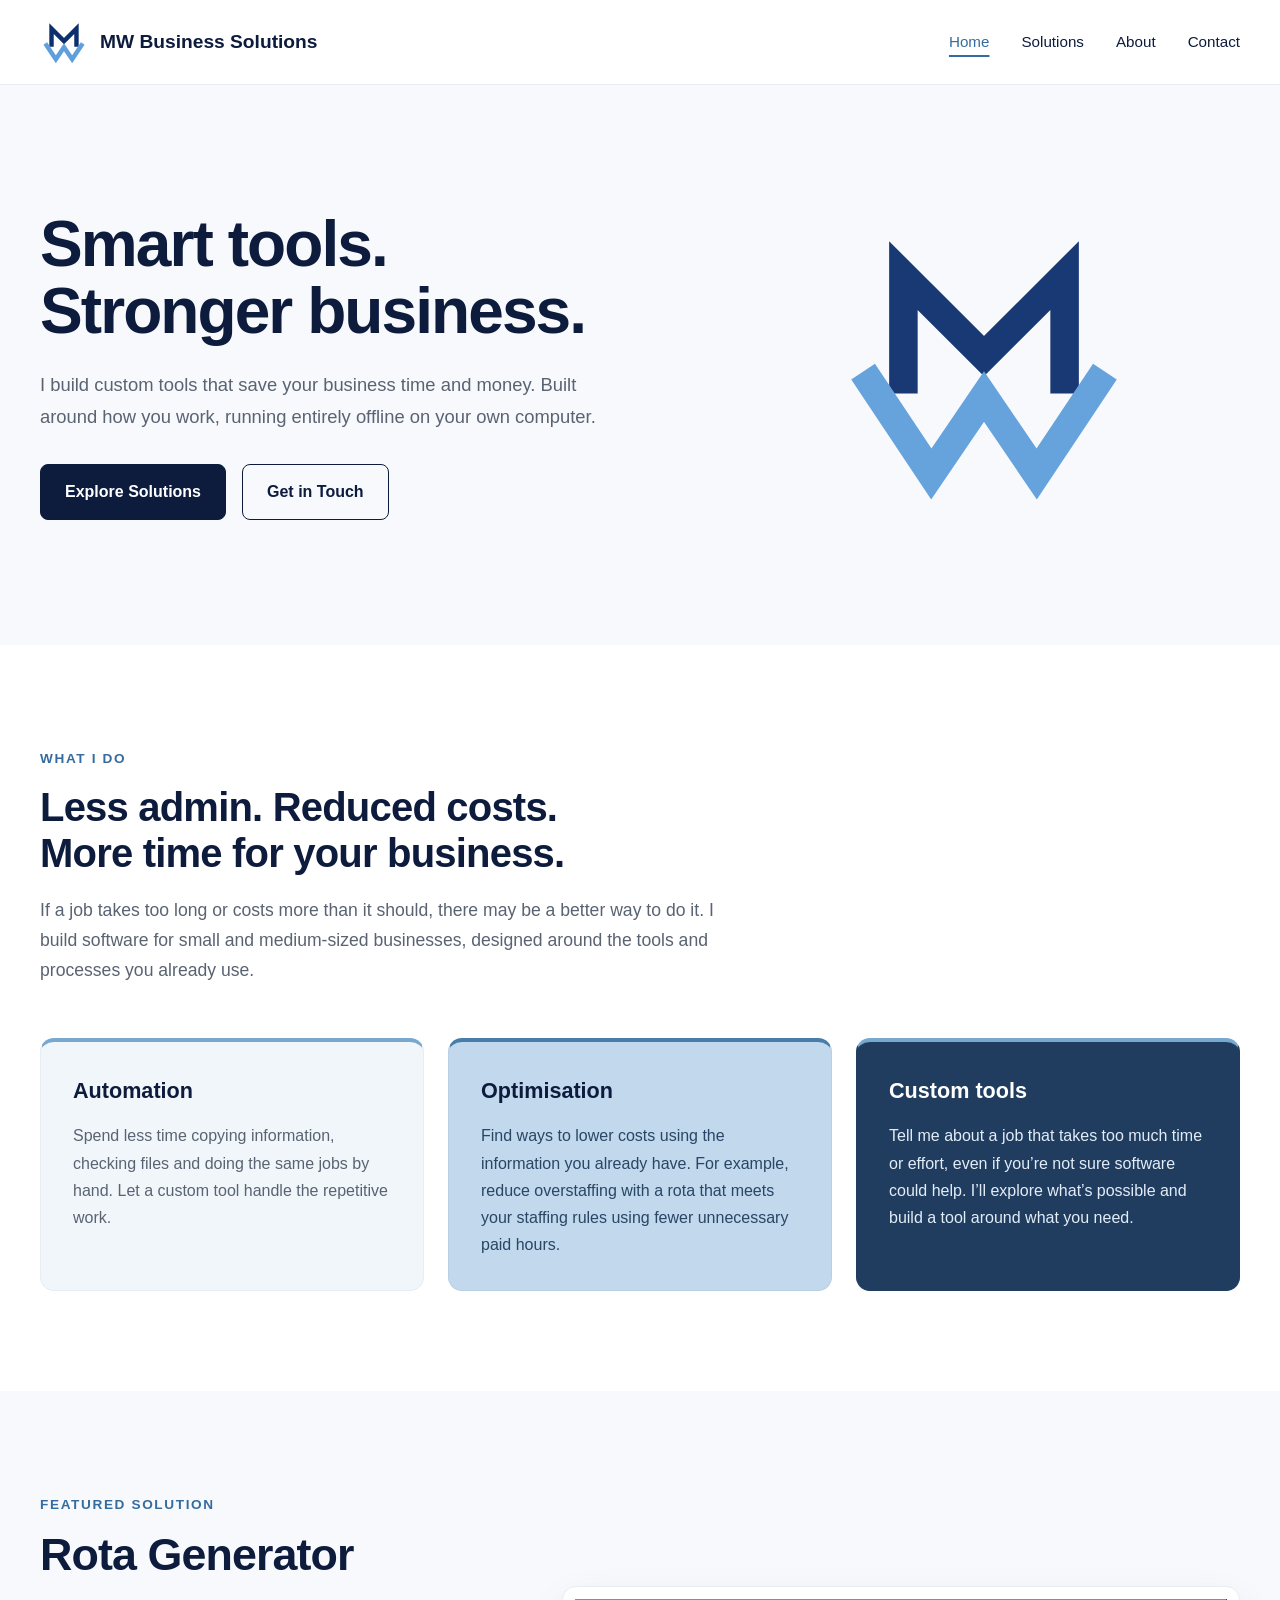
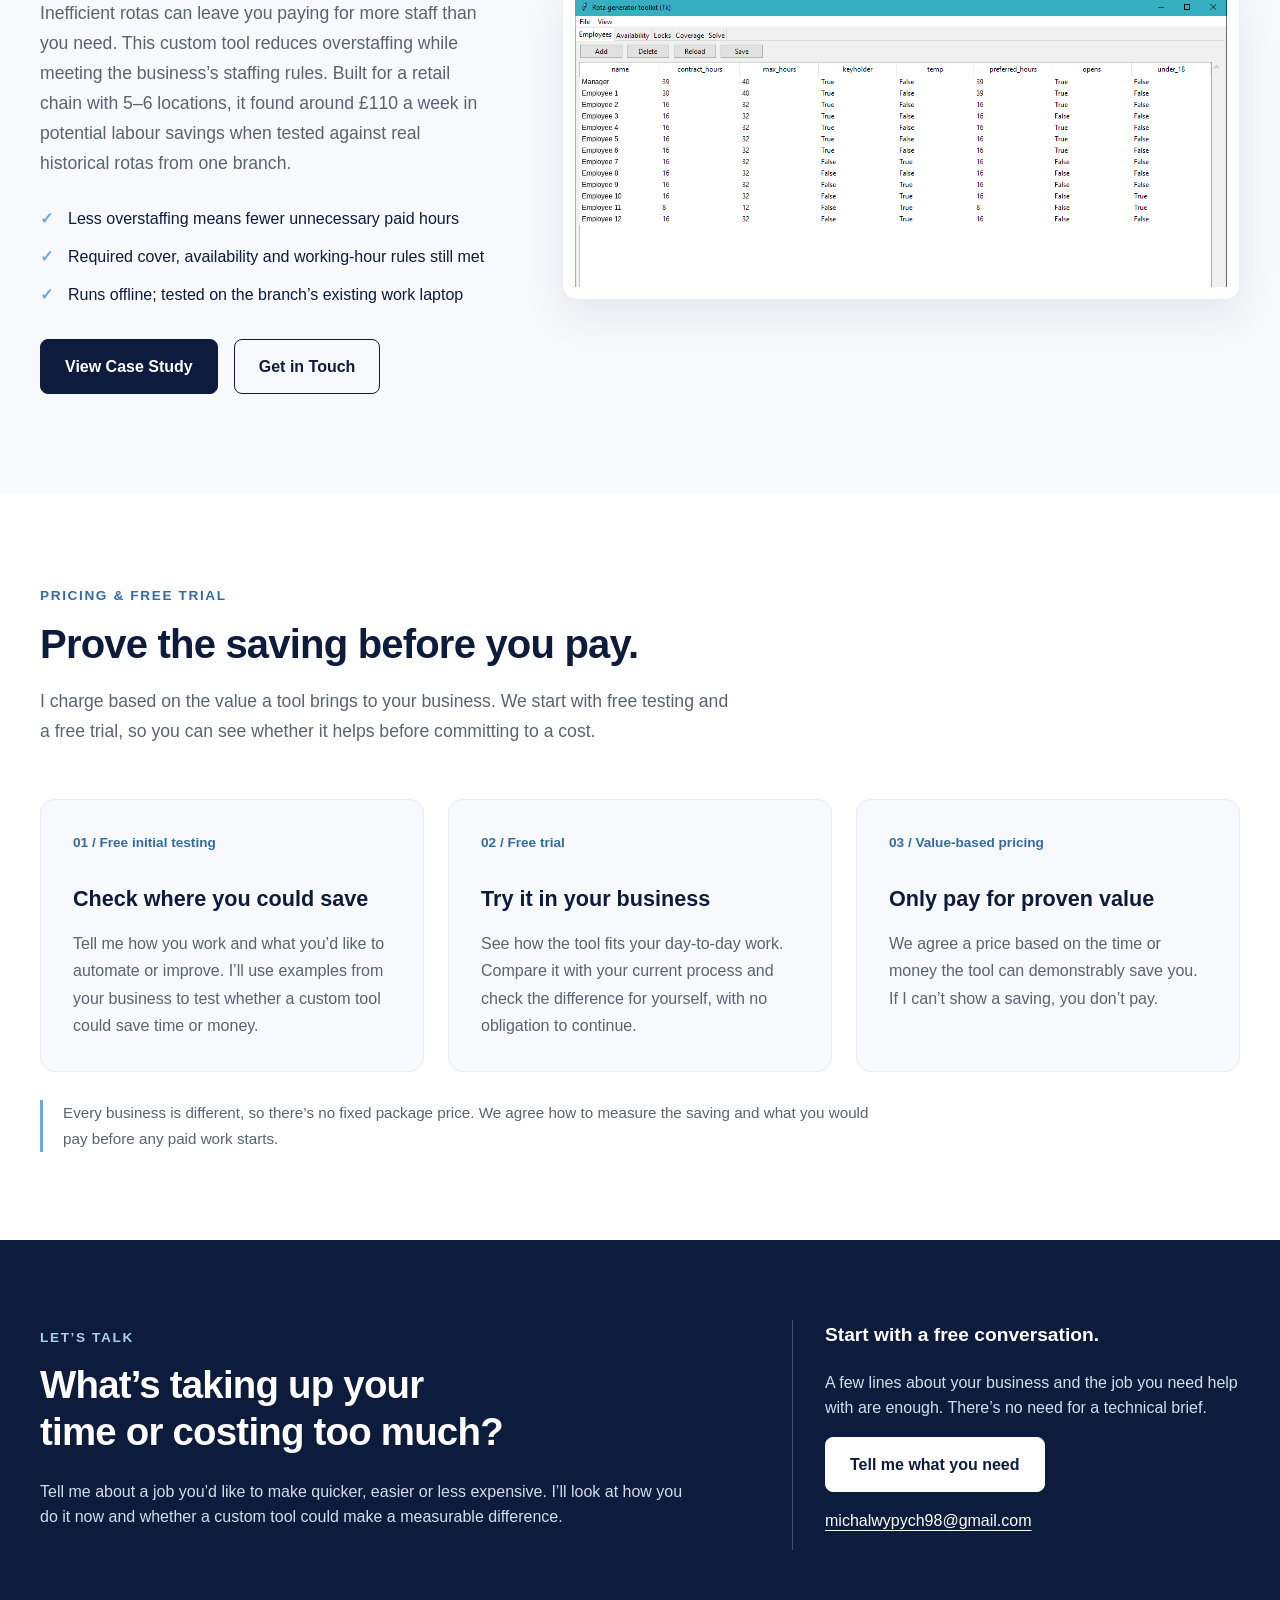
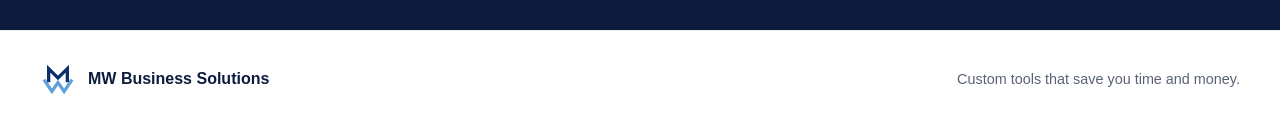
<file: index.html>
<!DOCTYPE html>
<html lang="en-GB">

<head>
    <meta charset="UTF-8">
    <meta name="viewport" content="width=device-width, initial-scale=1.0">

    <title>MW Business Solutions</title>

    <meta name="description" content="Custom software that saves your business time and money. Free initial testing, a free trial and pricing based on proven value.">
    <link rel="stylesheet" href="css/styles.css?v=8">
    <meta name="theme-color" content="#0d1b3d">
    <link rel="icon" href="assets/icons/favicon.ico" sizes="any">
    <link rel="icon" type="image/png" href="assets/icons/favicon-32x32.png" sizes="32x32">
    <link rel="apple-touch-icon" href="assets/icons/apple-touch-icon.png">
    <script src="js/main.js?v=4" defer></script>
</head>

<body>

    <a class="skip-link" href="#main">Skip to content</a>
    <header><nav class="navbar" aria-label="Main navigation">
        <a href="index.html" class="brand"><img src="assets/logos/mw-mark.svg" alt="" class="brand-logo" width="48" height="43"><span>MW Business Solutions</span></a>
        <div class="nav-links"><a href="index.html" aria-current="page">Home</a><a href="products.html">Solutions</a><a href="index.html#about">About</a><a href="index.html#contact">Contact</a></div>
    </nav></header>


    <main id="main">

        <!-- ---------- HERO ---------- -->

        <section class="hero">

            <div class="hero-content">

                <div class="hero-text">

                    <h1>
                        Smart tools.<br>
                        Stronger business.
                    </h1>

                    <p>
                        I build custom tools that save your business time and money.
                        Built around how you work, running entirely offline on your own computer.
                    </p>

                    <div class="hero-buttons">

                        <a href="products.html" class="button button-primary">
                            Explore Solutions
                        </a>

                        <a href="#contact" class="button button-secondary">
                            Get in Touch
                        </a>

                    </div>

                </div>


                <div class="hero-visual">
                    <img src="assets/logos/mw-mark.svg" alt="">
                </div>

            </div>

        </section>


        <!-- ---------- WHAT I DO ---------- -->

        <section class="services-section" id="about">

            <div class="section-container">

                <div class="section-heading">

                    <span class="section-label">
                        What I do
                    </span>

                    <h2>
                        Less admin. Reduced costs. More time for your business.
                    </h2>

                    <p>
                        If a job takes too long or costs more than it should, there may be a better way to do it.
                        I build software for small and medium-sized businesses, designed around the tools and processes you already use.
                    </p>

                </div>


                <div class="services-grid">

                    <article class="service-card">

                        <h3>Automation</h3>

                        <p>
                            Spend less time copying information, checking files and doing the same jobs by hand.
                            Let a custom tool handle the repetitive work.
                        </p>

                    </article>


                    <article class="service-card">

                        <h3>Optimisation</h3>

                        <p>
                            Find ways to lower costs using the information you already have.
                            For example, reduce overstaffing with a rota that meets your staffing rules using fewer unnecessary paid hours.
                        </p>

                    </article>


                    <article class="service-card">

                        <h3>Custom tools</h3>

                        <p>
                            Tell me about a job that takes too much time or effort, even if you’re not sure software could help.
                            I’ll explore what’s possible and build a tool around what you need.
                        </p>

                    </article>

                </div>

            </div>

        </section>
        <!-- ---------- FEATURED SOLUTION ---------- -->

        <section class="featured-solution">

            <div class="section-container featured-solution-grid">

                <div class="featured-solution-copy">

                    <span class="section-label">Featured Solution</span>

                    <h2>Rota Generator</h2>

                    <p class="featured-solution-intro">
                        Inefficient rotas can leave you paying for more staff than you need. This custom tool reduces overstaffing while meeting the business’s staffing rules.
                        Built for a retail chain with 5–6 locations, it found around £110 a week in potential labour savings when tested against real historical rotas from one branch.
                    </p>

                    <ul class="solution-points">
                        <li>Less overstaffing means fewer unnecessary paid hours</li>
                        <li>Required cover, availability and working-hour rules still met</li>
                        <li>Runs offline; tested on the branch’s existing work laptop</li>
                    </ul>

                    <div class="solution-actions">

                        <a href="rota-case-study.html" class="button button-primary">
                            View Case Study
                        </a>

                        <a href="#contact" class="button button-secondary">
                            Get in Touch
                        </a>

                    </div>

                </div>


                <a href="rota-case-study.html" class="featured-solution-image">

                    <img src="assets/images/rota/employees_tab.png" alt="Rota Generator employee setup screen" width="1142" height="504" decoding="async" loading="lazy">

                </a>

            </div>

        </section>

        <section class="approach-section" id="pricing" aria-labelledby="pricing-title">
            <div class="section-container">
                <div class="section-heading">
                    <span class="section-label">Pricing &amp; free trial</span>
                    <h2 id="pricing-title">Prove the saving before you pay.</h2>
                    <p>I charge based on the value a tool brings to your business. We start with free testing and a free trial, so you can see whether it helps before committing to a cost.</p>
                </div>
                <div class="services-grid">
                    <article class="service-card">
                        <span class="service-number">01 / Free initial testing</span>
                        <h3>Check where you could save</h3>
                        <p>Tell me how you work and what you’d like to automate or improve. I’ll use examples from your business to test whether a custom tool could save time or money.</p>
                    </article>
                    <article class="service-card">
                        <span class="service-number">02 / Free trial</span>
                        <h3>Try it in your business</h3>
                        <p>See how the tool fits your day-to-day work. Compare it with your current process and check the difference for yourself, with no obligation to continue.</p>
                    </article>
                    <article class="service-card">
                        <span class="service-number">03 / Value-based pricing</span>
                        <h3>Only pay for proven value</h3>
                        <p>We agree a price based on the time or money the tool can demonstrably save you. If I can’t show a saving, you don’t pay.</p>
                    </article>
                </div>
                <p class="evidence-note">Every business is different, so there’s no fixed package price. We agree how to measure the saving and what you would pay before any paid work starts.</p>
            </div>
        </section>

        <section class="contact-section" id="contact" aria-labelledby="contact-title">
            <div class="section-container contact-grid">
                <div><span class="section-label">Let’s talk</span><h2 id="contact-title">What’s taking up your time or costing too much?</h2>
                <p>Tell me about a job you’d like to make quicker, easier or less expensive. I’ll look at how you do it now and whether a custom tool could make a measurable difference.</p></div>
                <div class="contact-details"><h3>Start with a free conversation.</h3><p>A few lines about your business and the job you need help with are enough. There’s no need for a technical brief.</p>
                <a class="button button-primary" href="mailto:michalwypych98@gmail.com?subject=Custom%20business%20tool%20enquiry">Tell me what you need</a><p class="contact-address"><a href="mailto:michalwypych98@gmail.com">michalwypych98@gmail.com</a></p></div>
            </div>
        </section>
</main>


    <footer class="site-footer">
        <div class="section-container footer-inner">
            <a class="brand" href="index.html"><img src="assets/logos/mw-mark.svg" alt="" class="brand-logo" width="48" height="43"><span>MW Business Solutions</span></a>
            <p>Custom tools that save you time and money.</p>
        </div>
    </footer>

</body>

</html>
</file>
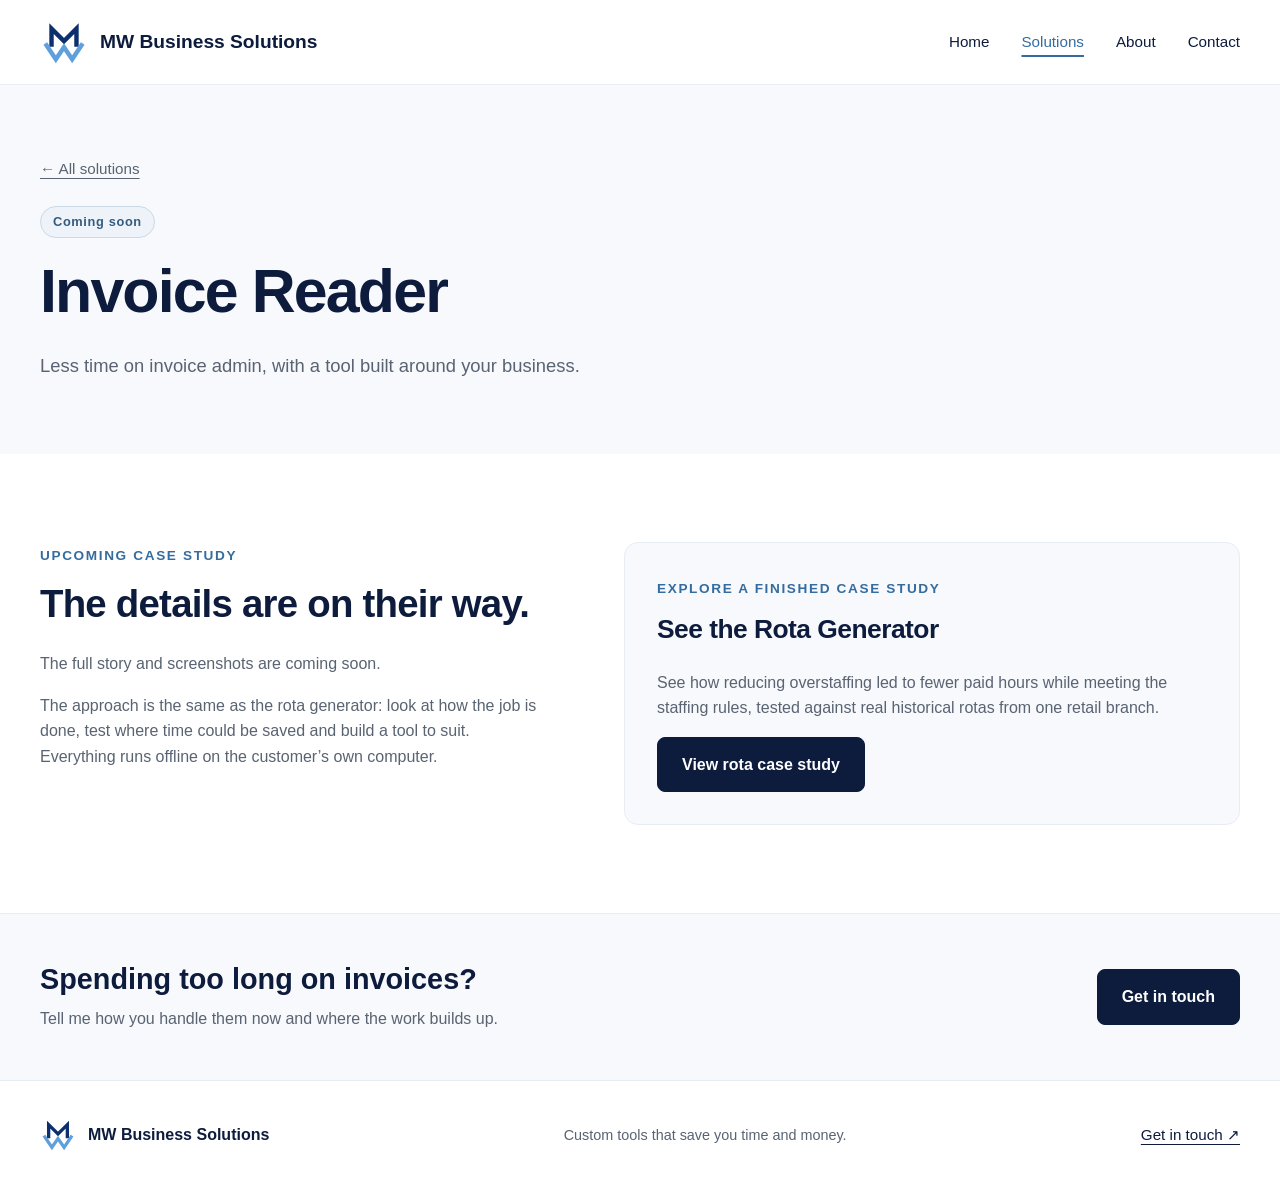
<file: invoice-reader.html>
<!DOCTYPE html>
<html lang="en-GB">
<head>
    <meta charset="UTF-8">
    <meta name="viewport" content="width=device-width, initial-scale=1.0">
    <title>Invoice Reader — Coming Soon | MW Business Solutions</title>
    <meta name="description" content="Invoice Reader case study coming soon. Bespoke tools designed for your workflow, running locally and entirely offline.">
    <link rel="stylesheet" href="css/styles.css?v=8">
    <meta name="theme-color" content="#0d1b3d">
    <link rel="icon" href="assets/icons/favicon.ico" sizes="any">
    <link rel="icon" type="image/png" href="assets/icons/favicon-32x32.png" sizes="32x32">
    <link rel="apple-touch-icon" href="assets/icons/apple-touch-icon.png">
    <script src="js/main.js?v=4" defer></script>
</head>
<body>
    <a class="skip-link" href="#main">Skip to content</a>
    <header><nav class="navbar" aria-label="Main navigation">
        <a href="index.html" class="brand"><img src="assets/logos/mw-mark.svg" alt="" class="brand-logo" width="48" height="43"><span>MW Business Solutions</span></a>
        <div class="nav-links"><a href="index.html">Home</a><a href="products.html" aria-current="true">Solutions</a><a href="index.html#about">About</a><a href="index.html#contact">Contact</a></div>
    </nav></header>
<main id="main">
<section class="page-hero"><div class="section-container"><a class="back-link" href="products.html">← All solutions</a><div><span class="status-badge">Coming soon</span></div><h1>Invoice Reader</h1><p class="page-intro">Less time on invoice admin, with a tool built around your business.</p></div></section>
<section class="upcoming-section"><div class="section-container problem-grid"><div><span class="section-label">Upcoming case study</span><h2>The details are on their way.</h2><p>The full story and screenshots are coming soon.</p><p>The approach is the same as the rota generator: look at how the job is done, test where time could be saved and build a tool to suit. Everything runs offline on the customer’s own computer.</p></div><aside class="next-case"><span class="section-label">Explore a finished case study</span><h2>See the Rota Generator</h2><p>See how reducing overstaffing led to fewer paid hours while meeting the staffing rules, tested against real historical rotas from one retail branch.</p><a class="button button-primary" href="rota-case-study.html">View rota case study</a></aside></div></section>
<section class="cta-section"><div class="section-container"><div><h2>Spending too long on invoices?</h2><p>Tell me how you handle them now and where the work builds up.</p></div><a class="button button-primary" href="index.html#contact">Get in touch</a></div></section>
</main>
    <footer class="site-footer">
        <div class="section-container footer-inner">
            <a class="brand" href="index.html"><img src="assets/logos/mw-mark.svg" alt="" class="brand-logo" width="48" height="43"><span>MW Business Solutions</span></a>
            <p>Custom tools that save you time and money.</p>
            <a href="index.html#contact">Get in touch <span aria-hidden="true">↗</span></a>
        </div>
    </footer>
</body>
</html>
</file>
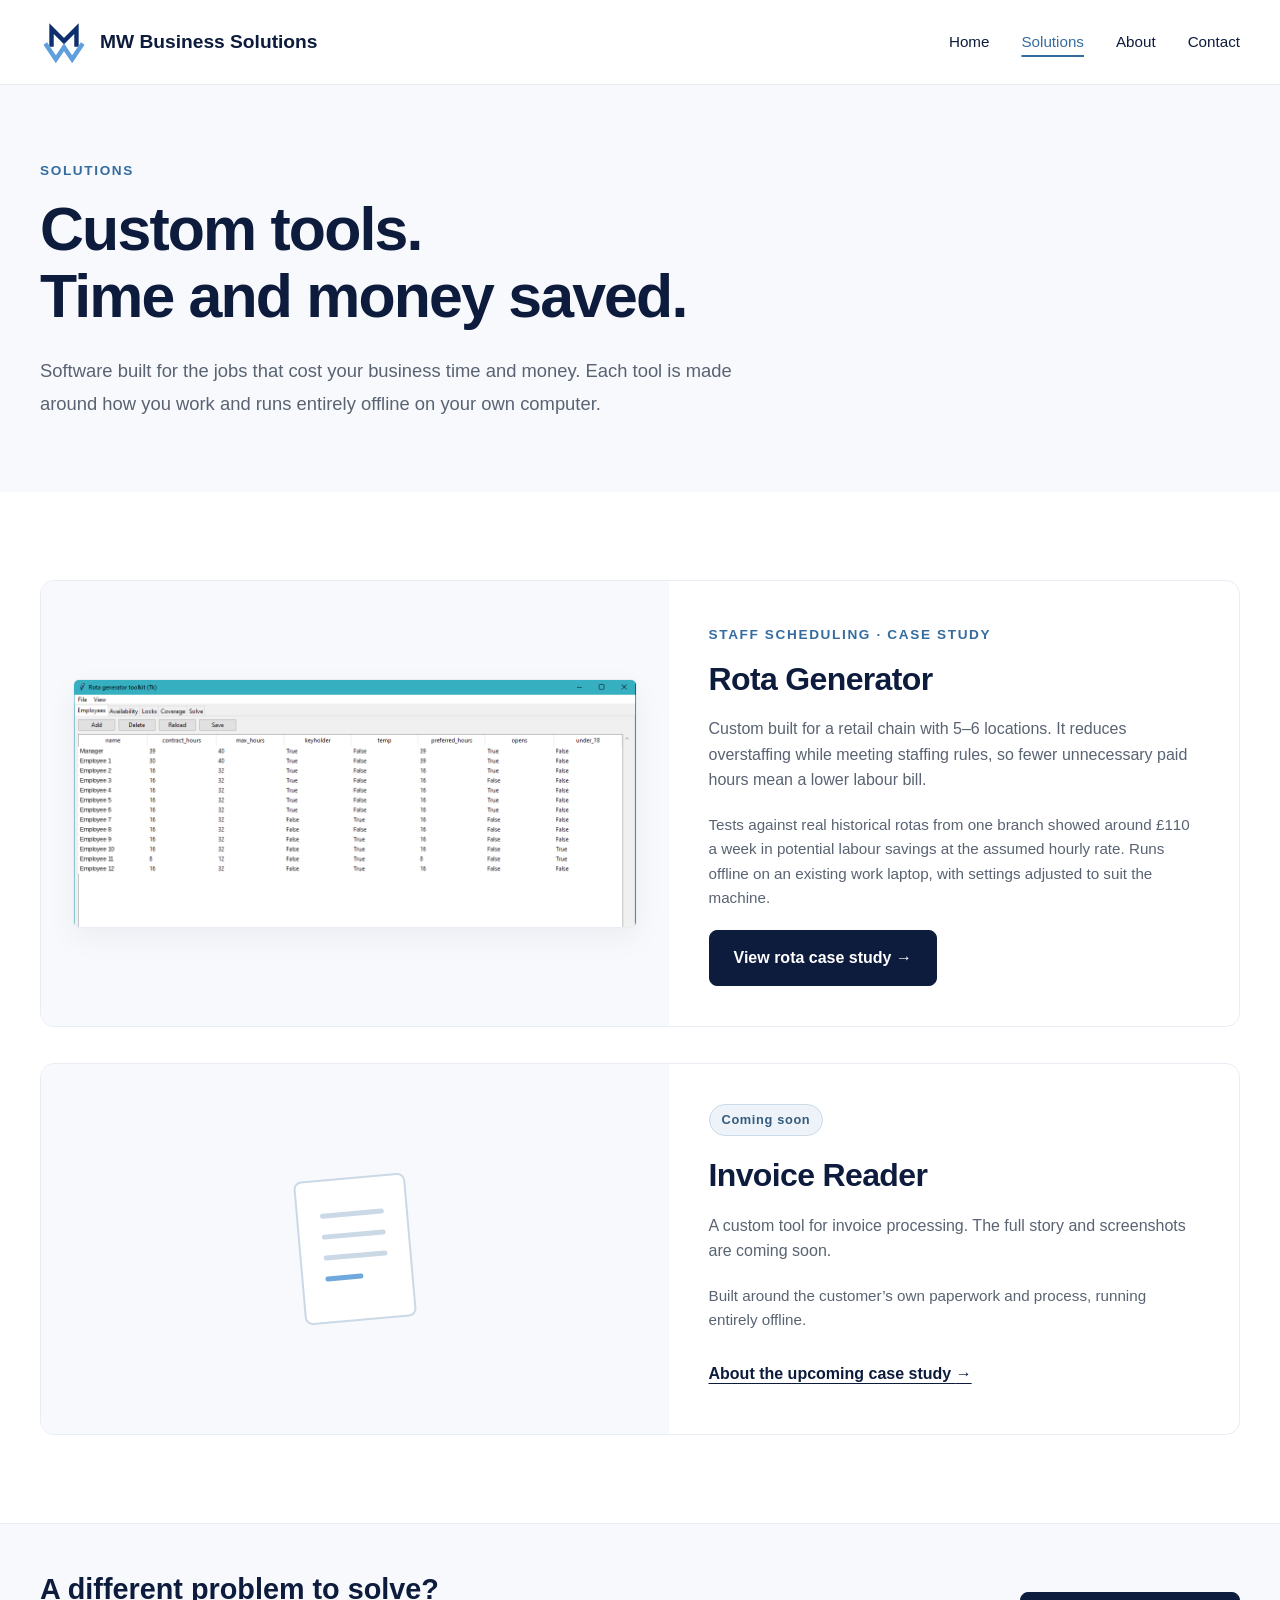
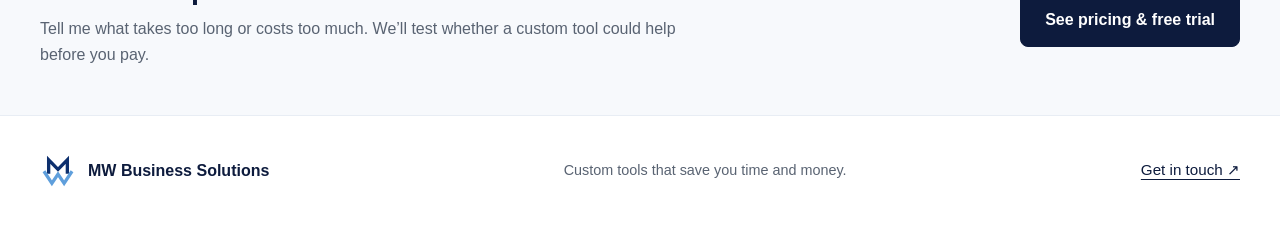
<file: products.html>
<!DOCTYPE html>
<html lang="en-GB">
<head>
    <meta charset="UTF-8">
    <meta name="viewport" content="width=device-width, initial-scale=1.0">
    <title>Bespoke Software Solutions | MW Business Solutions</title>
    <meta name="description" content="Explore bespoke, offline business tools: the Rota Generator case study and the upcoming Invoice Reader.">
    <link rel="stylesheet" href="css/styles.css?v=8">
    <meta name="theme-color" content="#0d1b3d">
    <link rel="icon" href="assets/icons/favicon.ico" sizes="any">
    <link rel="icon" type="image/png" href="assets/icons/favicon-32x32.png" sizes="32x32">
    <link rel="apple-touch-icon" href="assets/icons/apple-touch-icon.png">
    <script src="js/main.js?v=4" defer></script>
</head>
<body>
    <a class="skip-link" href="#main">Skip to content</a>
    <header><nav class="navbar" aria-label="Main navigation">
        <a href="index.html" class="brand"><img src="assets/logos/mw-mark.svg" alt="" class="brand-logo" width="48" height="43"><span>MW Business Solutions</span></a>
        <div class="nav-links"><a href="index.html">Home</a><a href="products.html" aria-current="page">Solutions</a><a href="index.html#about">About</a><a href="index.html#contact">Contact</a></div>
    </nav></header>
<main id="main">
<section class="page-hero"><div class="section-container"><span class="section-label">Solutions</span><h1>Custom tools.<br>Time and money saved.</h1><p class="page-intro">Software built for the jobs that cost your business time and money. Each tool is made around how you work and runs entirely offline on your own computer.</p></div></section>
<section class="catalogue-section"><div class="section-container solution-catalogue">
    <article class="catalogue-card"><a class="catalogue-image" href="rota-case-study.html"><img src="assets/images/rota/employees_tab.png" alt="Explore the Rota Generator case study" width="1142" height="504" decoding="async"></a><div class="catalogue-copy"><span class="section-label">Staff scheduling · Case study</span><h2>Rota Generator</h2><p>Custom built for a retail chain with 5–6 locations. It reduces overstaffing while meeting staffing rules, so fewer unnecessary paid hours mean a lower labour bill.</p><p class="card-note">Tests against real historical rotas from one branch showed around £110 a week in potential labour savings at the assumed hourly rate. Runs offline on an existing work laptop, with settings adjusted to suit the machine.</p><a class="button button-primary" href="rota-case-study.html">View rota case study <span aria-hidden="true">→</span></a></div></article>
    <article class="catalogue-card coming-card"><div class="coming-visual" aria-hidden="true"><div class="document-symbol"><span></span><span></span><span></span><span></span></div></div><div class="catalogue-copy"><span class="status-badge">Coming soon</span><h2>Invoice Reader</h2><p>A custom tool for invoice processing. The full story and screenshots are coming soon.</p><p class="card-note">Built around the customer’s own paperwork and process, running entirely offline.</p><a class="text-link" href="invoice-reader.html">About the upcoming case study <span aria-hidden="true">→</span></a></div></article>
</div></section>
<section class="cta-section"><div class="section-container"><div><h2>A different problem to solve?</h2><p>Tell me what takes too long or costs too much. We’ll test whether a custom tool could help before you pay.</p></div><a class="button button-primary" href="index.html#pricing">See pricing &amp; free trial</a></div></section>
</main>
    <footer class="site-footer">
        <div class="section-container footer-inner">
            <a class="brand" href="index.html"><img src="assets/logos/mw-mark.svg" alt="" class="brand-logo" width="48" height="43"><span>MW Business Solutions</span></a>
            <p>Custom tools that save you time and money.</p>
            <a href="index.html#contact">Get in touch <span aria-hidden="true">↗</span></a>
        </div>
    </footer>
</body>
</html>
</file>
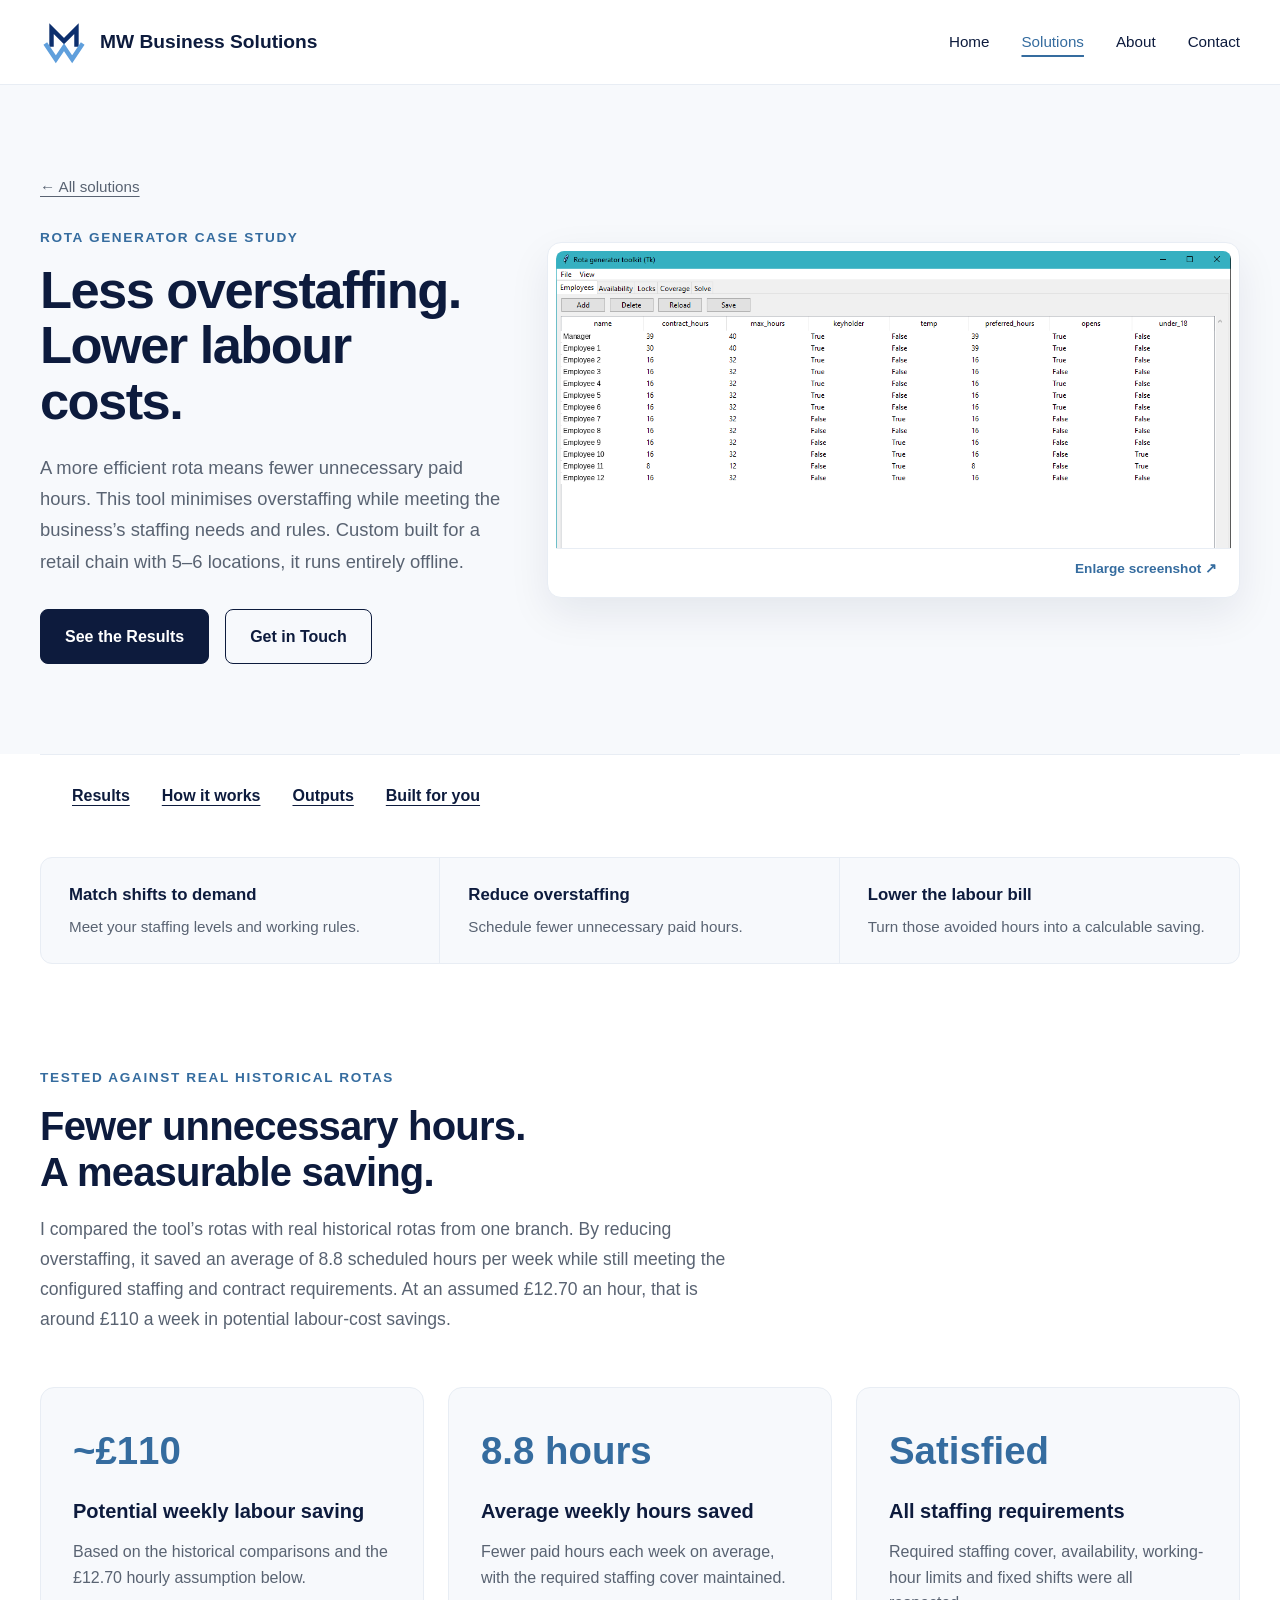
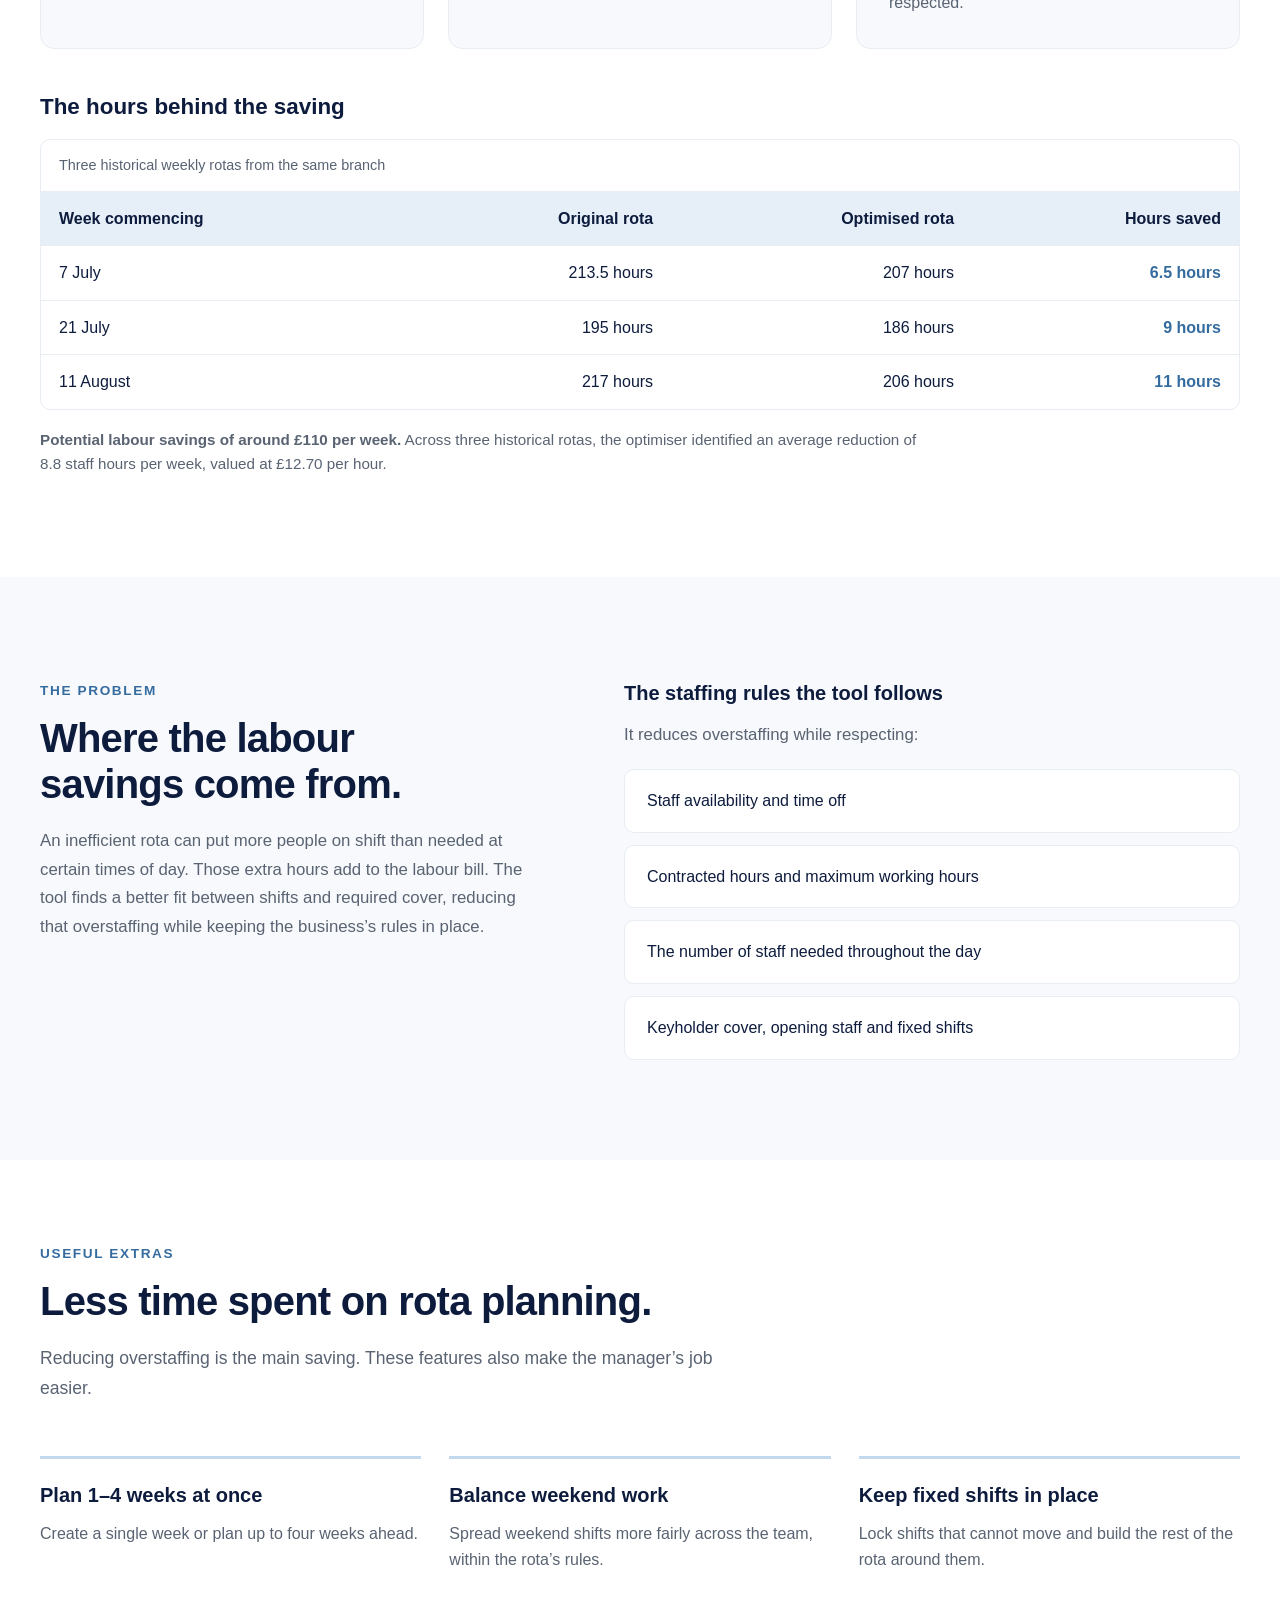
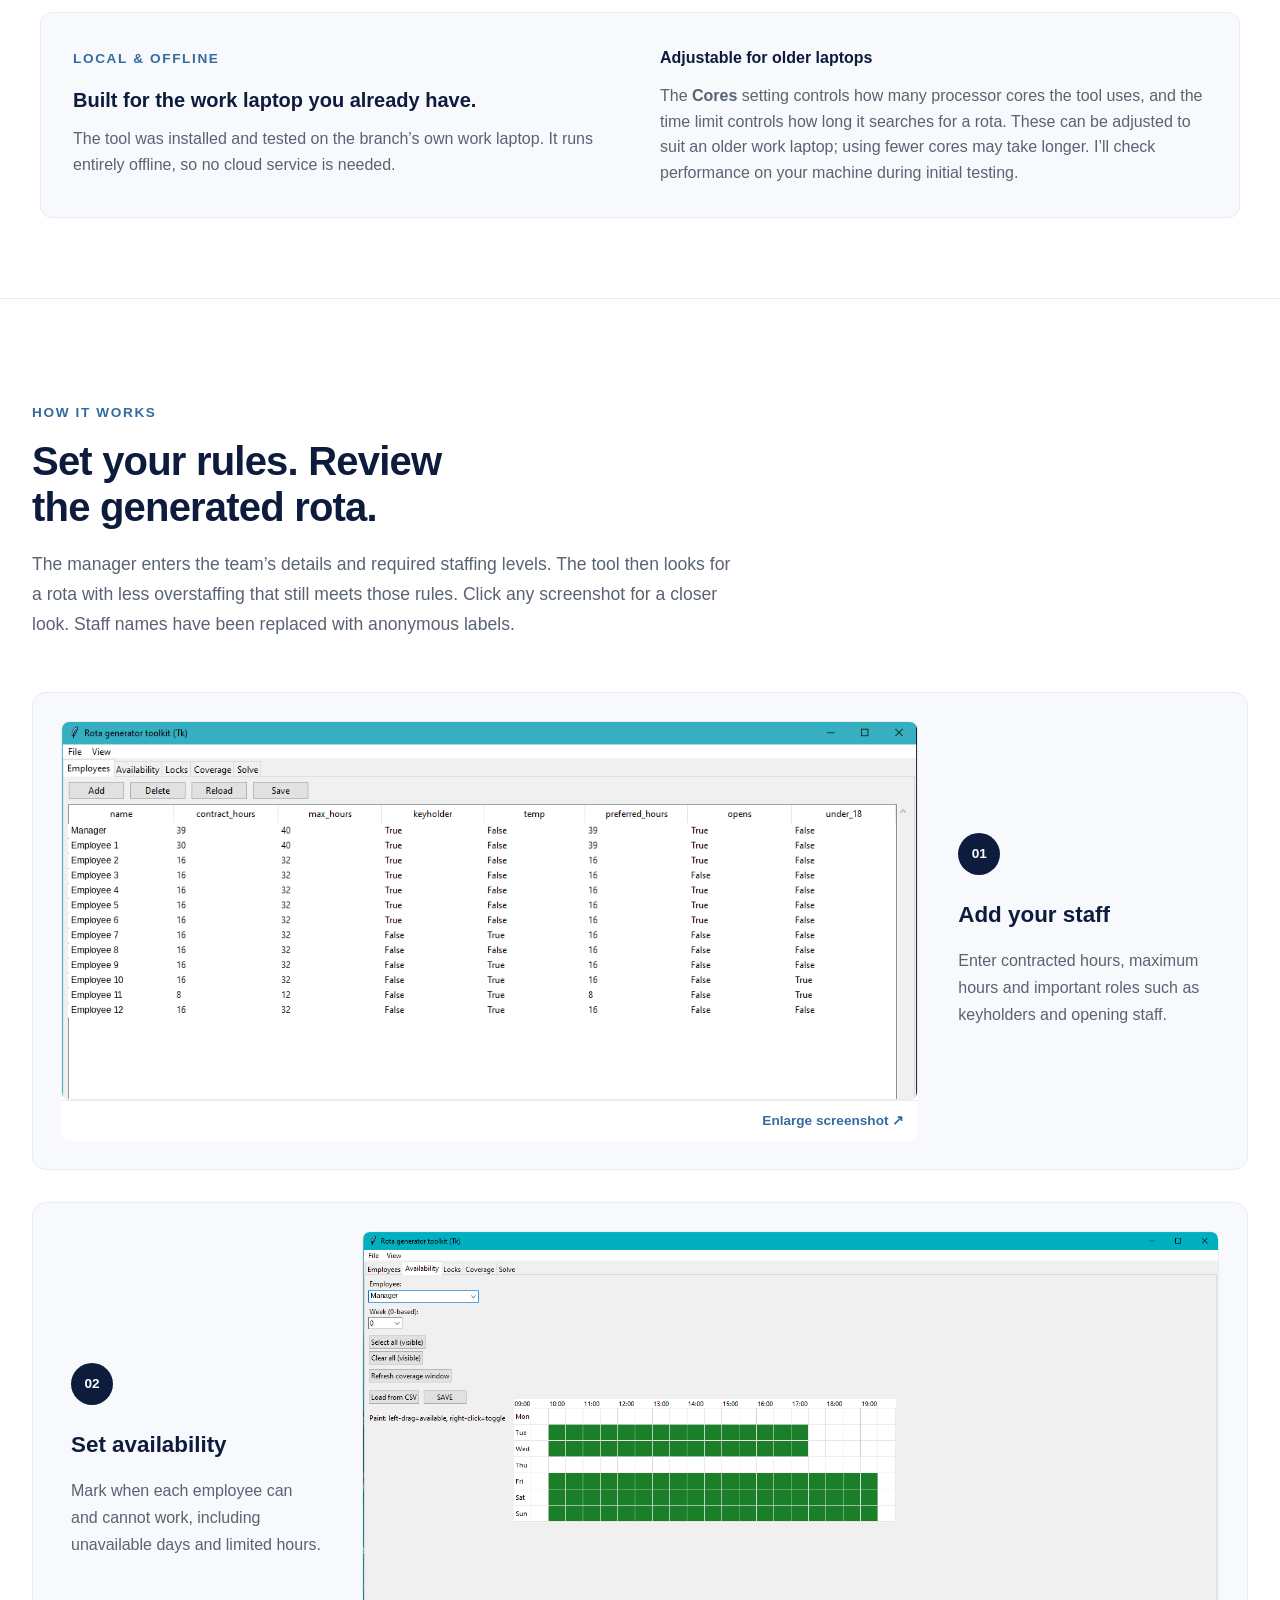
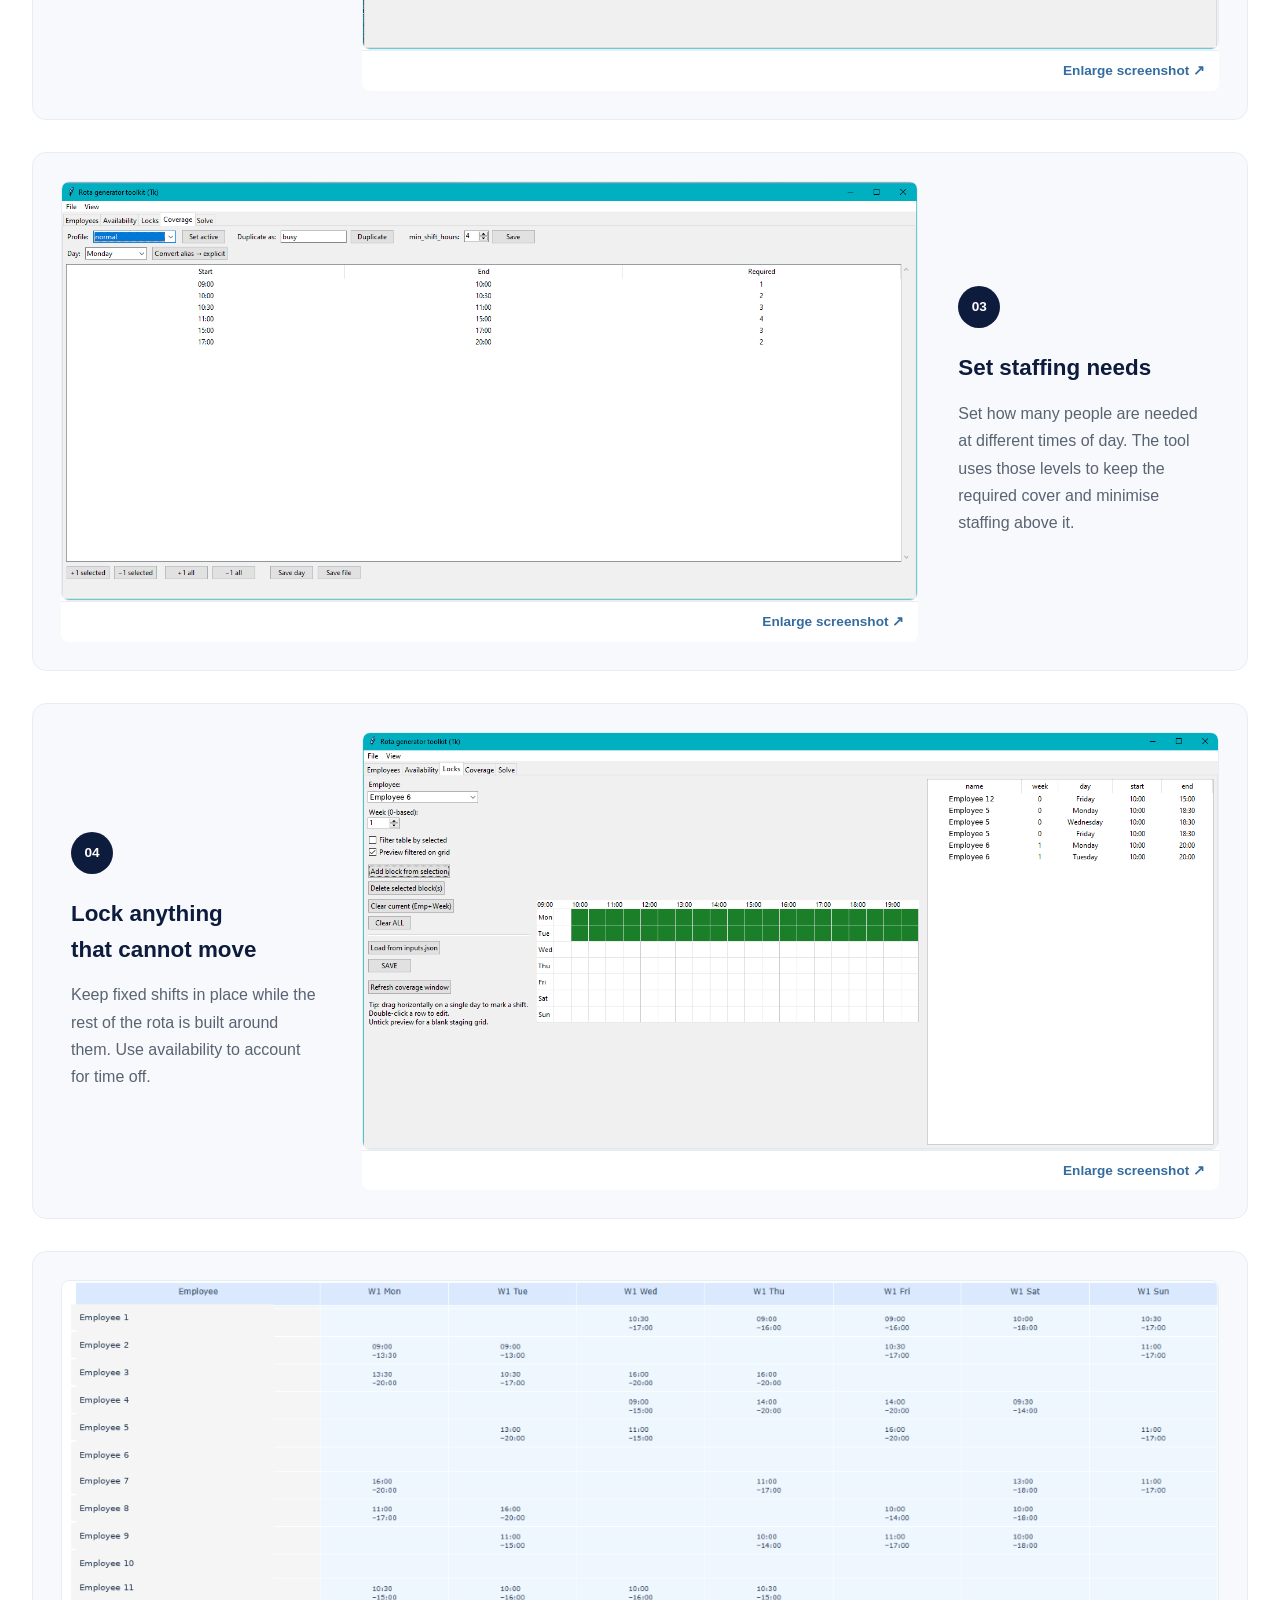
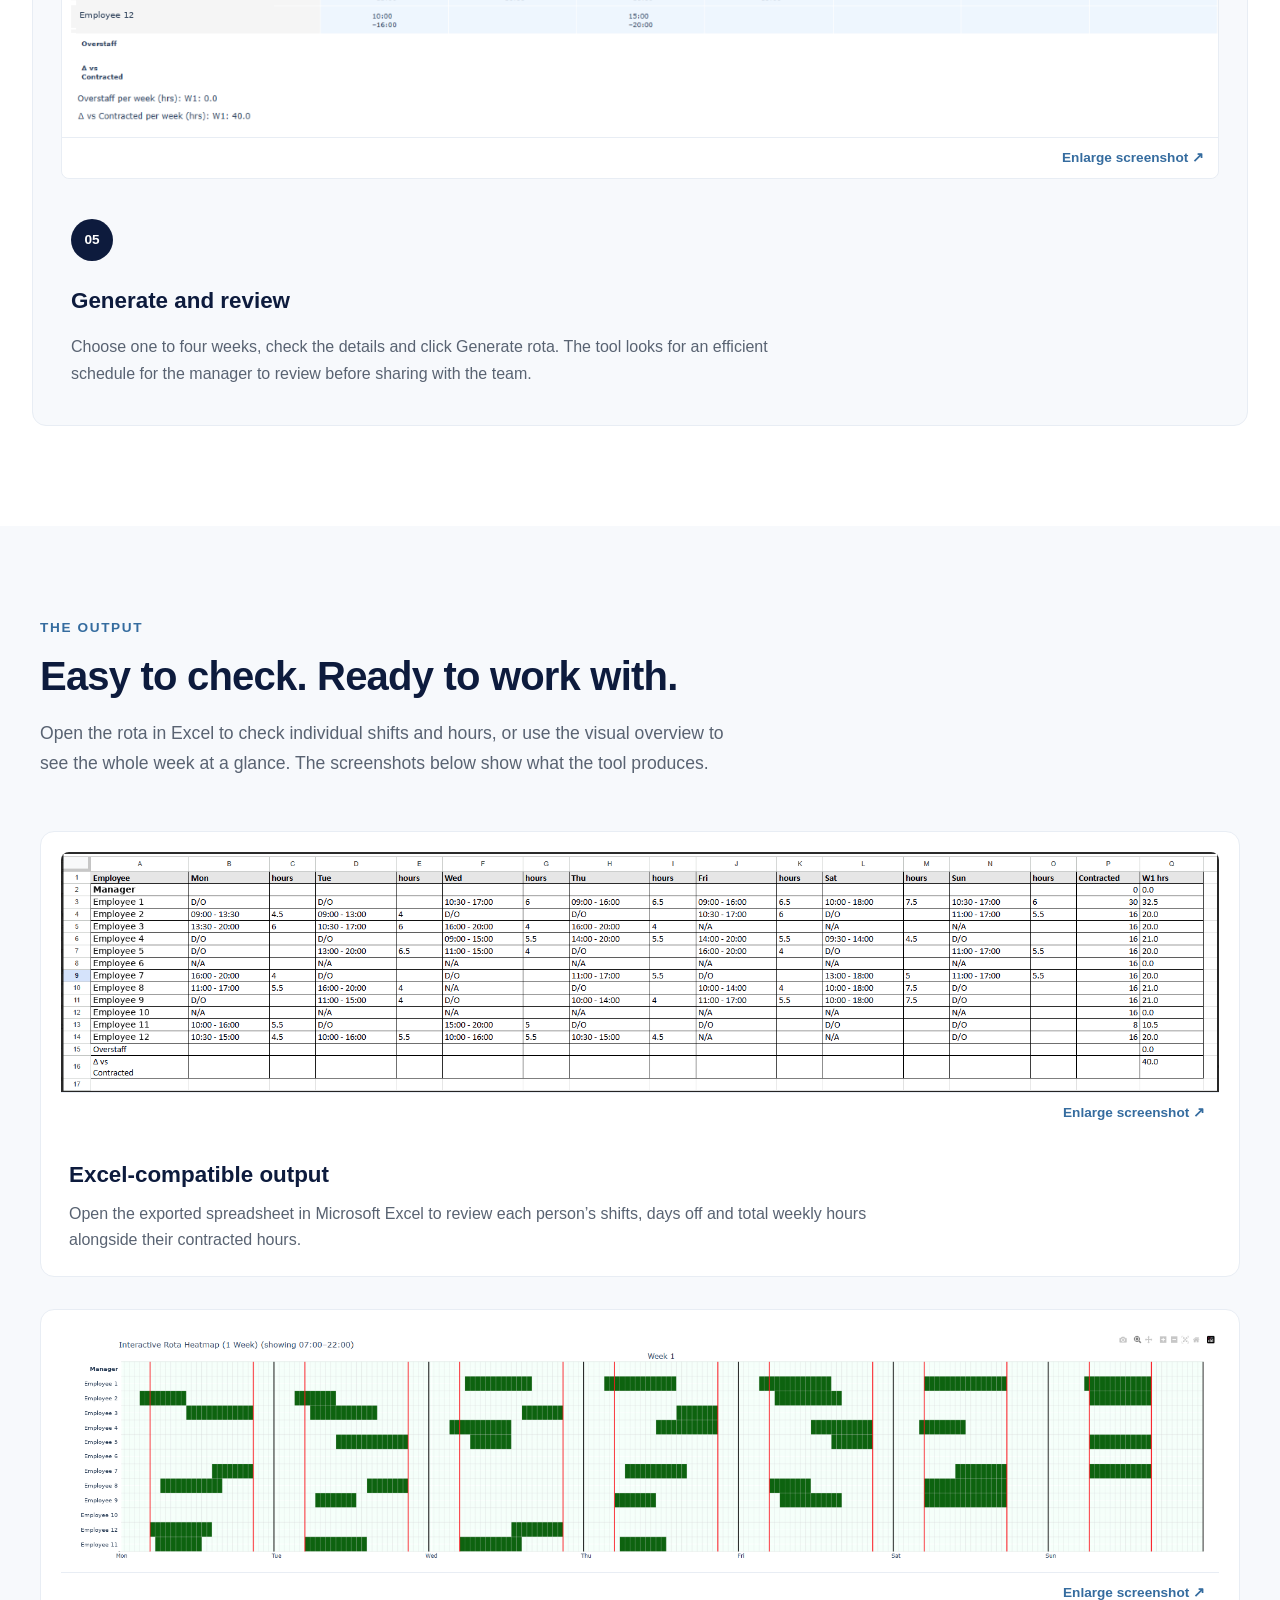
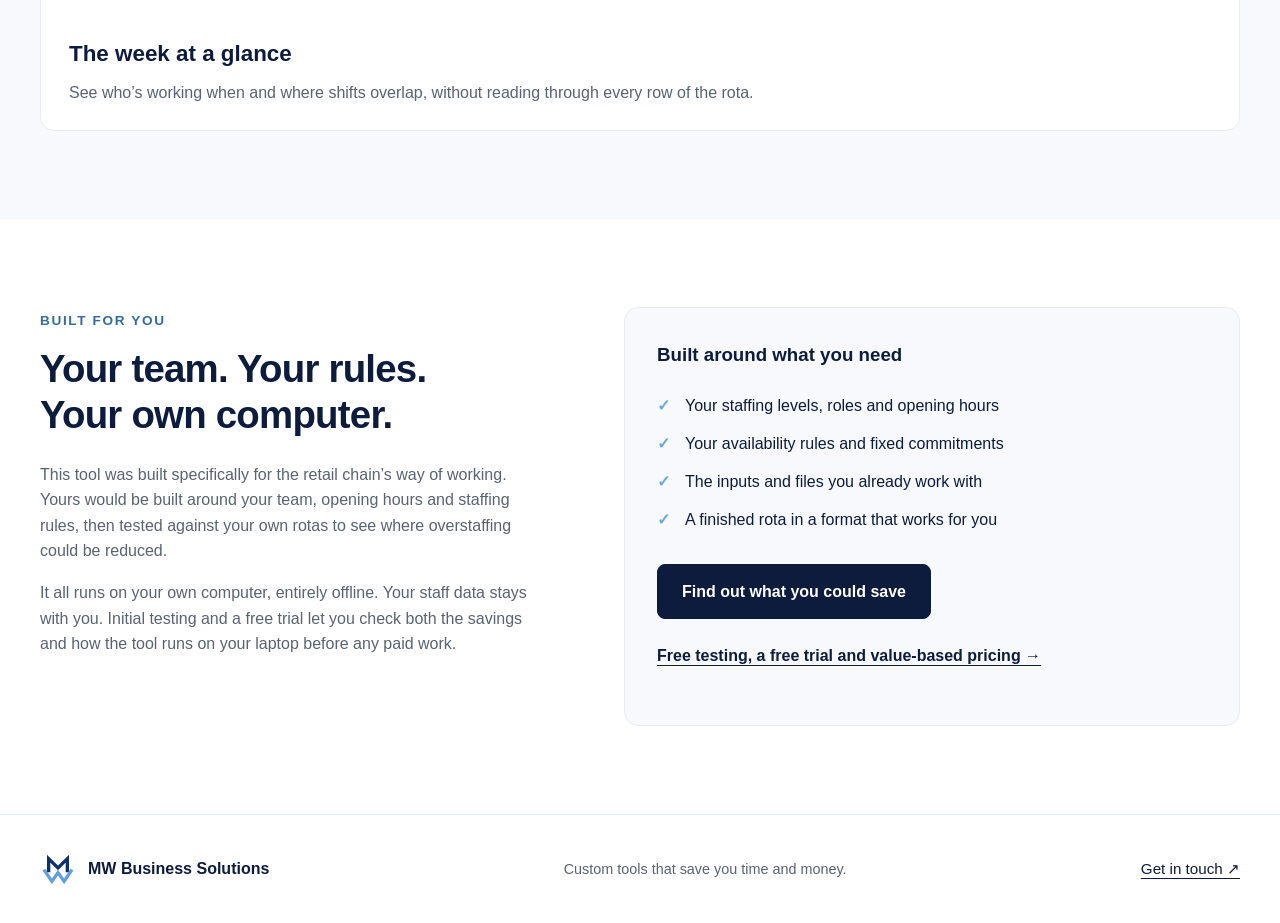
<file: rota-case-study.html>
<!DOCTYPE html>
<html lang="en-GB">

<head>
    <meta charset="UTF-8">
    <meta name="viewport" content="width=device-width, initial-scale=1.0">

    <title>Rota Generator Case Study | MW Business Solutions</title>

    <meta name="description" content="Reduce overstaffing while meeting your staffing rules. Custom offline rota software found around £110 a week in potential labour savings in tests against real historical rotas.">
    <link rel="stylesheet" href="css/styles.css?v=8">
    <meta name="theme-color" content="#0d1b3d">
    <link rel="icon" href="assets/icons/favicon.ico" sizes="any">
    <link rel="icon" type="image/png" href="assets/icons/favicon-32x32.png" sizes="32x32">
    <link rel="apple-touch-icon" href="assets/icons/apple-touch-icon.png">
    <script src="js/main.js?v=4" defer></script>
</head>

<body>

    <a class="skip-link" href="#main">Skip to content</a>
    <header><nav class="navbar" aria-label="Main navigation">
        <a href="index.html" class="brand"><img src="assets/logos/mw-mark.svg" alt="" class="brand-logo" width="48" height="43"><span>MW Business Solutions</span></a>
        <div class="nav-links"><a href="index.html">Home</a><a href="products.html" aria-current="true">Solutions</a><a href="index.html#about">About</a><a href="index.html#contact">Contact</a></div>
    </nav></header>


    <main id="main">

        <!-- ---------- CASE STUDY HERO ---------- -->

        <section class="case-study-hero">

            <div class="section-container case-study-hero-grid">

                <div>

                    <a class="back-link" href="products.html">← All solutions</a>
                    <span class="section-label">
                        Rota Generator Case Study
                    </span>

                    <h1>
                        Less overstaffing.<br>Lower labour costs.
                    </h1>

                    <p class="case-study-intro">
                        A more efficient rota means fewer unnecessary paid hours. This tool minimises overstaffing while meeting the business’s staffing needs and rules.
                        Custom built for a retail chain with 5–6 locations, it runs entirely offline.
                    </p>

                    <div class="solution-actions">

                        <a href="#results" class="button button-primary">
                            See the Results
                        </a>

                        <a href="index.html#contact" class="button button-secondary">
                            Get in Touch
                        </a>

                    </div>

                </div>


                <div class="case-study-hero-image">
<a class="screenshot-link" href="assets/images/rota/employees_tab.png"><img src="assets/images/rota/employees_tab.png" alt="Rota Generator employee setup screen" width="1142" height="504" decoding="async"><span class="enlarge-hint">Enlarge screenshot ↗</span></a>
</div>

            </div>

        </section>


        <nav class="case-nav section-container" aria-label="Case study sections"><a href="#results">Results</a><a href="#workflow">How it works</a><a href="#outputs">Outputs</a><a href="#your-workflow">Built for you</a></nav>

        <section class="saving-explainer" aria-label="How a better rota saves money">
            <ol class="section-container saving-flow">
                <li><strong>Match shifts to demand</strong><span>Meet your staffing levels and working rules.</span></li>
                <li><strong>Reduce overstaffing</strong><span>Schedule fewer unnecessary paid hours.</span></li>
                <li><strong>Lower the labour bill</strong><span>Turn those avoided hours into a calculable saving.</span></li>
            </ol>
        </section>

        <!-- ---------- RESULTS ---------- -->

        <section class="results-section" id="results">

            <div class="section-container">

                <div class="section-heading">

                    <span class="section-label">
                        Tested against real historical rotas
                    </span>

                    <h2>
                        Fewer unnecessary hours. A measurable saving.
                    </h2>

                    <p>
                        I compared the tool’s rotas with real historical rotas from one branch. By reducing overstaffing, it saved an average of 8.8 scheduled hours per week while still meeting the configured staffing and contract requirements. At an assumed £12.70 an hour, that is around £110 a week in potential labour-cost savings.
                    </p>

                </div>


                <div class="results-grid">

                    <article class="result-card">

                        <span class="result-value">
                            ~£110
                        </span>

                        <h3>
                            Potential weekly labour saving
                        </h3>

                        <p>
                            Based on the historical comparisons and the £12.70 hourly assumption below.
                        </p>

                    </article>


                    <article class="result-card">

                        <span class="result-value">
                            8.8 hours
                        </span>

                        <h3>
                            Average weekly hours saved
                        </h3>

                        <p>
                            Fewer paid hours each week on average, with the required staffing cover maintained.
                        </p>

                    </article>


                    <article class="result-card">

                        <span class="result-value">
                            Satisfied
                        </span>

                        <h3>
                            All staffing requirements
                        </h3>

                        <p>
                            Required staffing cover, availability, working-hour limits and fixed shifts were all respected.
                        </p>

                    </article>

                </div>

                <div class="comparison-detail">
                    <h3 id="comparison-title">The hours behind the saving</h3>
                    <p class="comparison-hint">Scroll sideways to compare all columns →</p>
                    <div class="comparison-scroll" role="region" aria-labelledby="comparison-title" tabindex="0">
                        <table class="comparison-table">
                            <caption>Three historical weekly rotas from the same branch</caption>
                            <thead><tr><th scope="col">Week commencing</th><th scope="col">Original rota</th><th scope="col">Optimised rota</th><th scope="col">Hours saved</th></tr></thead>
                            <tbody>
                                <tr><th scope="row">7 July</th><td>213.5 hours</td><td>207 hours</td><td>6.5 hours</td></tr>
                                <tr><th scope="row">21 July</th><td>195 hours</td><td>186 hours</td><td>9 hours</td></tr>
                                <tr><th scope="row">11 August</th><td>217 hours</td><td>206 hours</td><td>11 hours</td></tr>
                            </tbody>
                        </table>
                    </div>
                   
                          <p><strong>Potential labour savings of around £110 per week.</strong> Across three historical rotas, the optimiser identified an average reduction of 8.8 staff hours per week, valued at £12.70 per hour.</p>

                </div>

                

            </div>

        </section>



        <!-- ---------- THE PROBLEM ---------- -->

        <section class="problem-section">

            <div class="section-container problem-grid">

                <div>

                    <span class="section-label">
                        The Problem
                    </span>

                    <h2>
                        Where the labour savings come from.
                    </h2>

                    <p>
                        An inefficient rota can put more people on shift than needed at certain times of day. Those extra hours add to the labour bill.
                        The tool finds a better fit between shifts and required cover, reducing that overstaffing while keeping the business’s rules in place.
                    </p>

                </div>


                <div class="staffing-rules">
                    <h3>The staffing rules the tool follows</h3>
                    <p>It reduces overstaffing while respecting:</p>
                    <ul class="problem-list">
                        <li class="problem-item">Staff availability and time off</li>
                        <li class="problem-item">Contracted hours and maximum working hours</li>
                        <li class="problem-item">The number of staff needed throughout the day</li>
                        <li class="problem-item">Keyholder cover, opening staff and fixed shifts</li>
                    </ul>
                </div>

            </div>

        </section>


        <section class="rota-features" aria-labelledby="features-title">
            <div class="section-container">
                <div class="section-heading"><span class="section-label">Useful extras</span><h2 id="features-title">Less time spent on rota planning.</h2><p>Reducing overstaffing is the main saving. These features also make the manager’s job easier.</p></div>
                <div class="feature-details">
                    <article><h3>Plan 1–4 weeks at once</h3><p>Create a single week or plan up to four weeks ahead.</p></article>
                    <article><h3>Balance weekend work</h3><p>Spread weekend shifts more fairly across the team, within the rota’s rules.</p></article>
                    <article><h3>Keep fixed shifts in place</h3><p>Lock shifts that cannot move and build the rest of the rota around them.</p></article>
                </div>
                <aside class="laptop-note" aria-labelledby="laptop-title">
                    <div><span class="section-label">Local &amp; offline</span><h3 id="laptop-title">Built for the work laptop you already have.</h3><p>The tool was installed and tested on the branch’s own work laptop. It runs entirely offline, so no cloud service is needed.</p></div>
                    <div><h4>Adjustable for older laptops</h4><p>The <strong>Cores</strong> setting controls how many processor cores the tool uses, and the time limit controls how long it searches for a rota. These can be adjusted to suit an older work laptop; using fewer cores may take longer. I’ll check performance on your machine during initial testing.</p></div>
                </aside>
            </div>
        </section>

        <!-- ---------- HOW IT WORKS ---------- -->

        <section class="workflow-section" id="workflow">

            <div class="section-container">

                <div class="section-heading">

                    <span class="section-label">
                        How It Works
                    </span>

                    <h2>
                        Set your rules. Review the generated rota.
                    </h2>

                    <p>
                        The manager enters the team’s details and required staffing levels. The tool then looks for a rota with less overstaffing that still meets those rules.
                        Click any screenshot for a closer look. Staff names have been replaced with anonymous labels.
                    </p>

                </div>


                <div class="workflow-grid">


                    <!-- STEP 01 -->

                    <article class="workflow-card">

                        <div class="workflow-image">
<a class="screenshot-link" href="assets/images/rota/employees_tab.png"><img src="assets/images/rota/employees_tab.png" alt="Rota Generator employees screen" width="1142" height="504" decoding="async" loading="lazy"><span class="enlarge-hint">Enlarge screenshot ↗</span></a>
</div>


                        <div class="workflow-copy">

                            <div class="workflow-step">
                                01
                            </div>

                            <h3>
                                Add your staff
                            </h3>

                            <p>
                                Enter contracted hours, maximum hours and important roles
                                such as keyholders and opening staff.
                            </p>

                        </div>

                    </article>


                    <!-- STEP 02 -->

                    <article class="workflow-card workflow-card-reverse">

                        <div class="workflow-image">
<a class="screenshot-link" href="assets/images/rota/availability_tab.png"><img src="assets/images/rota/availability_tab.png" alt="Rota Generator availability screen" width="1479" height="721" decoding="async" loading="lazy"><span class="enlarge-hint">Enlarge screenshot ↗</span></a>
</div>


                        <div class="workflow-copy">

                            <div class="workflow-step">
                                02
                            </div>

                            <h3>
                                Set availability
                            </h3>

                            <p>
                                Mark when each employee can and cannot work,
                                including unavailable days and limited hours.
                            </p>

                        </div>

                    </article>


                    <!-- STEP 03 -->

                    <article class="workflow-card">

                        <div class="workflow-image">
<a class="screenshot-link" href="assets/images/rota/rotagen_coverage_tab.png"><img src="assets/images/rota/rotagen_coverage_tab.png"
                                alt="Rota Generator staffing coverage screen" width="1478" height="723" decoding="async" loading="lazy"><span class="enlarge-hint">Enlarge screenshot ↗</span></a>
</div>


                        <div class="workflow-copy">

                            <div class="workflow-step">
                                03
                            </div>

                            <h3>
                                Set staffing needs
                            </h3>

                            <p>
                                Set how many people are needed at different times of day. The tool uses those levels to keep the required cover and minimise staffing above it.
                            </p>

                        </div>

                    </article>


                    <!-- STEP 04 -->

                    <article class="workflow-card workflow-card-reverse">

                        <div class="workflow-image">
<a class="screenshot-link" href="assets/images/rota/locked-shifts_tab.png"><img src="assets/images/rota/locked-shifts_tab.png"
                                alt="Rota Generator locked shifts screen" width="1477" height="718" decoding="async" loading="lazy"><span class="enlarge-hint">Enlarge screenshot ↗</span></a>
</div>


                        <div class="workflow-copy">

                            <div class="workflow-step">
                                04
                            </div>

                            <h3>
                                Lock anything that cannot move
                            </h3>

                            <p>
                                Keep fixed shifts in place while the rest of the rota is built around them. Use availability to account for time off.
                            </p>

                        </div>

                    </article>


                    <!-- STEP 05 -->

                    <article class="workflow-card workflow-card-output">

                        <div class="workflow-image">
<a class="screenshot-link" href="assets/images/rota/rotagen_output_11Aug.png"><img src="assets/images/rota/rotagen_output_11Aug_preview.png"
                                alt="Completed rota generated by the Rota Generator" width="1387" height="547" decoding="async" loading="lazy"><span class="enlarge-hint">Enlarge screenshot ↗</span></a>
</div>


                        <div class="workflow-copy">

                            <div class="workflow-step">
                                05
                            </div>

                            <h3>
                                Generate and review
                            </h3>

                            <p>
                                Choose one to four weeks, check the details and click Generate rota. The tool looks for an efficient schedule for the manager to review before sharing with the team.
                            </p>

                        </div>

                    </article>


                </div>

            </div>

        </section>


        <section class="outputs-section" id="outputs"><div class="section-container">
            <div class="section-heading"><span class="section-label">The output</span><h2>Easy to check. Ready to work with.</h2><p>Open the rota in Excel to check individual shifts and hours, or use the visual overview to see the whole week at a glance. The screenshots below show what the tool produces.</p></div>
            <figure class="output-figure"><a class="screenshot-link" href="assets/images/rota/rotagen_output_excel_11Aug.png"><img src="assets/images/rota/rotagen_output_excel_11Aug.png" alt="Spreadsheet export with daily shifts, paid hours, contracted hours and weekly totals" width="1881" height="391" decoding="async" loading="lazy"><span class="enlarge-hint">Enlarge screenshot ↗</span></a><figcaption><h3>Excel-compatible output</h3><p>Open the exported spreadsheet in Microsoft Excel to review each person’s shifts, days off and total weekly hours alongside their contracted hours.</p></figcaption></figure>
            <figure class="output-figure"><a class="screenshot-link" href="assets/images/rota/rotagen_output_heatmap_11Aug.png"><img src="assets/images/rota/rotagen_output_heatmap_11Aug.png" alt="Weekly shift heatmap with employees in rows and working periods shown across Monday to Sunday" width="2048" height="427" decoding="async" loading="lazy"><span class="enlarge-hint">Enlarge screenshot ↗</span></a><figcaption><h3>The week at a glance</h3><p>See who’s working when and where shifts overlap, without reading through every row of the rota.</p></figcaption></figure>
        </div></section>
        <section class="bespoke-section" id="your-workflow"><div class="section-container problem-grid">
            <div><span class="section-label">Built for you</span><h2>Your team. Your rules.<br>Your own computer.</h2><p>This tool was built specifically for the retail chain’s way of working. Yours would be built around your team, opening hours and staffing rules, then tested against your own rotas to see where overstaffing could be reduced.</p><p>It all runs on your own computer, entirely offline. Your staff data stays with you. Initial testing and a free trial let you check both the savings and how the tool runs on your laptop before any paid work.</p></div>
            <div class="bespoke-details"><h3>Built around what you need</h3><ul class="solution-points"><li>Your staffing levels, roles and opening hours</li><li>Your availability rules and fixed commitments</li><li>The inputs and files you already work with</li><li>A finished rota in a format that works for you</li></ul><a class="button button-primary" href="index.html#contact">Find out what you could save</a><p><a class="text-link" href="index.html#pricing">Free testing, a free trial and value-based pricing →</a></p></div>
        </div></section>
    </main>
    <footer class="site-footer">
        <div class="section-container footer-inner">
            <a class="brand" href="index.html"><img src="assets/logos/mw-mark.svg" alt="" class="brand-logo" width="48" height="43"><span>MW Business Solutions</span></a>
            <p>Custom tools that save you time and money.</p>
            <a href="index.html#contact">Get in touch <span aria-hidden="true">↗</span></a>
        </div>
    </footer>


</body>

</html>
</file>
<file: css/styles.css>
/* =========================================================
   MW BUSINESS SOLUTIONS
   Main stylesheet
   ========================================================= */


/* ---------- BRAND COLOURS ---------- */

:root {
    --navy: #0d1b3d;
    --navy-hover: #17356f;

    --black: #111111;

    --light-blue: #6fa8dc;
    --accent-text: #356c9f;

    --white: #ffffff;
    --off-white: #f7f9fc;

    --grey: #596372;
    --light-border: #e8edf4;
}


/* ---------- GLOBAL STYLES ---------- */

* {
    box-sizing: border-box;
}

html {
    scroll-behavior: smooth;
}

body {
    margin: 0;

    font-family:
        Inter,
        -apple-system,
        BlinkMacSystemFont,
        "Segoe UI",
        sans-serif;

    background: var(--white);
    color: var(--black);
}

img {
    display: block;
    max-width: 100%;
}


/* ---------- HEADER / NAVIGATION ---------- */

header {
    background: var(--white);
    border-bottom: 1px solid var(--light-border);
}

.navbar {
    max-width: 1200px;
    margin: 0 auto;
    padding: 20px 32px;

    display: flex;
    justify-content: space-between;
    align-items: center;
}


/* ---------- BRAND / LOGO ---------- */

.brand {
    display: flex;
    align-items: center;
    gap: 12px;

    color: var(--navy);
    text-decoration: none;

    font-size: 1.2rem;
    font-weight: 700;
}

.brand-logo {
    width: 48px;
    height: auto;
}


/* ---------- NAVIGATION LINKS ---------- */

.nav-links {
    display: flex;
    align-items: center;
    gap: 32px;
}

.nav-links a {
    position: relative;

    color: var(--navy);
    text-decoration: none;

    font-size: 0.95rem;
    font-weight: 500;

    transition: color 0.2s ease;
}

.nav-links a:hover {
    color: var(--accent-text);
}


/* ---------- HERO ---------- */

.hero {
    background: var(--off-white);
}

.hero-content {
    max-width: 1200px;
    min-height: 560px;

    margin: 0 auto;
    padding: 80px 32px;

    display: grid;
    grid-template-columns: 1.1fr 0.9fr;

    align-items: center;
    gap: 60px;
}


/* ---------- HERO TEXT ---------- */

.hero-text h1 {
    margin: 0 0 24px;

    color: var(--navy);

    font-size: clamp(3rem, 5vw, 4rem);
    line-height: 1.05;
    letter-spacing: -0.03em;
}

.hero-text p {
    max-width: 560px;
    margin: 0 0 32px;

    color: var(--grey);

    font-size: 1.15rem;
    line-height: 1.7;
}


/* ---------- HERO BUTTONS ---------- */

.hero-buttons {
    display: flex;
    flex-wrap: wrap;
    gap: 16px;
}


/* ---------- BUTTONS ---------- */

.button {
    display: inline-block;

    padding: 14px 24px;

    border-radius: 8px;

    text-decoration: none;
    font-weight: 600;

    transition:
        transform 0.2s ease,
        background 0.2s ease,
        color 0.2s ease,
        border-color 0.2s ease;
}

.button-primary {
    background: var(--navy);
    color: var(--white);

    border: 1px solid var(--navy);
}

.button-primary:hover {
    background: var(--navy-hover);
    border-color: var(--navy-hover);

    transform: translateY(-2px);
}

.button-secondary {
    background: transparent;
    color: var(--navy);

    border: 1px solid var(--navy);
}

.button-secondary:hover {
    background: var(--navy);
    color: var(--white);

    transform: translateY(-2px);
}


/* ---------- HERO VISUAL ---------- */

.hero-visual {
    display: flex;
    justify-content: center;
    align-items: center;
}

.hero-visual img {
    width: 310px;
    max-width: 100%;

    opacity: 0.95;
}


/* ---------- KEYBOARD ACCESSIBILITY ---------- */

a:focus-visible {
    outline: 3px solid var(--light-blue);
    outline-offset: 4px;
}

/* ---------- SERVICES / WHAT I DO ---------- */

.services-section {
    background: var(--white);
    padding: 100px 32px;
}

.section-container {
    max-width: 1200px;
    margin: 0 auto;
}

.section-heading {
    max-width: 700px;
    margin-bottom: 52px;
}

.section-label {
    display: inline-block;
    margin-bottom: 14px;

    color: var(--accent-text);

    font-size: 0.85rem;
    font-weight: 700;
    letter-spacing: 0.12em;
    text-transform: uppercase;
}

.section-heading h2 {
    margin: 0 0 20px;

    color: var(--navy);

    font-size: 2.5rem;
    line-height: 1.15;
    letter-spacing: -0.02em;
}

.section-heading p {
    margin: 0;

    color: var(--grey);

    font-size: 1.1rem;
    line-height: 1.7;
}


/* ---------- SERVICE CARDS ---------- */

.services-grid {
    display: grid;
    grid-template-columns: repeat(3, 1fr);
    gap: 24px;
}

.service-card {
    padding: 32px;

    background: var(--off-white);

    border: 1px solid var(--light-border);
    border-radius: 14px;

    transition:
        transform 0.2s ease,
        box-shadow 0.2s ease,
        border-color 0.2s ease;
}

.service-card:hover {
    transform: translateY(-4px);

    border-color: #d5e3f2;

    box-shadow:
        0 12px 30px rgba(13, 27, 61, 0.08);
}

.service-number {
    display: block;
    margin-bottom: 28px;

    color: var(--accent-text);

    font-size: 0.85rem;
    font-weight: 700;
}

.service-card h3 {
    margin: 0 0 14px;

    color: var(--navy);

    font-size: 1.35rem;
}

.service-card p {
    margin: 0;

    color: var(--grey);

    line-height: 1.7;
}

/* ---------- FEATURED SOLUTION ---------- */

.featured-solution {
    background: var(--off-white);
    padding: 100px 32px;
}

.featured-solution-grid {
    display: grid;
    grid-template-columns: 0.8fr 1.2fr;
    align-items: center;
    gap: 70px;
}

.featured-solution-copy h2 {
    margin: 0 0 20px;

    color: var(--navy);

    font-size: 2.8rem;
    line-height: 1.1;
    letter-spacing: -0.02em;
}

.featured-solution-intro {
    max-width: 520px;
    margin: 0 0 28px;

    color: var(--grey);

    font-size: 1.1rem;
    line-height: 1.7;
}

.solution-points {
    margin: 0 0 32px;
    padding: 0;

    list-style: none;
}

.solution-points li {
    position: relative;

    margin-bottom: 14px;
    padding-left: 28px;

    color: var(--navy);
    line-height: 1.5;
}

.solution-points li::before {
    content: "✓";

    position: absolute;
    left: 0;

    color: var(--light-blue);
    font-weight: 700;
}

.solution-actions {
    display: flex;
    flex-wrap: wrap;
    gap: 16px;
}

.featured-solution-image {
    display: block;
    overflow: hidden;

    padding: 12px;

    background: var(--white);

    border: 1px solid var(--light-border);
    border-radius: 14px;

    box-shadow:
        0 16px 40px rgba(13, 27, 61, 0.08);

    transition:
        transform 0.25s ease,
        box-shadow 0.25s ease;

}

.featured-solution-image:hover {
    transform: translateY(-4px);

    box-shadow:
        0 20px 50px rgba(13, 27, 61, 0.12);
}

.featured-solution-image img {
    width: 100%;
    height: auto;
}


/* ---------- CASE STUDY HERO ---------- */

.case-study-hero {
    background: var(--off-white);
    padding: 90px 32px;
}



.case-study-hero-grid {
    display: grid;
    grid-template-columns: 0.7fr 1.3fr;
    align-items: center;
    gap: 45px;
}

.case-study-hero h1 {
    margin: 0 0 24px;

    color: var(--navy);

    font-size: clamp(2.8rem, 4.3vw, 3.7rem);
    line-height: 1.05;
    letter-spacing: -0.03em;
}

.case-study-intro {
    max-width: 580px;
    margin: 0 0 32px;

    color: var(--grey);

    font-size: 1.15rem;
    line-height: 1.7;
}

.case-study-hero-image {
    padding: 8px;

    background: var(--white);

    border: 1px solid var(--light-border);
    border-radius: 14px;

    box-shadow:
        0 16px 40px rgba(13, 27, 61, 0.08);
}

.case-study-hero-image img {
    width: 100%;
    height: auto;
}


/* ---------- RESULTS ---------- */

.results-section {
    background: var(--white);
    padding: 100px 32px;
}

.results-grid {
    display: grid;
    grid-template-columns: repeat(3, 1fr);
    gap: 24px;
}

.result-card {
    padding: 32px;

    background: var(--off-white);

    border: 1px solid var(--light-border);
    border-radius: 14px;
}

.result-value {
    display: block;
    margin-bottom: 14px;

    color: var(--accent-text);

    font-size: 2.4rem;
    font-weight: 700;
}

.result-card h3 {
    margin: 0 0 12px;

    color: var(--navy);

    font-size: 1.25rem;
}

.result-card p {
    margin: 0;

    color: var(--grey);
    line-height: 1.6;
}


/* ---------- CASE STUDY: PROBLEM ---------- */

.problem-section {
    background: var(--off-white);
    padding: 100px 32px;
}

.problem-grid {
    display: grid;
    grid-template-columns: 0.9fr 1.1fr;
    gap: 80px;
    align-items: start;
}

.problem-section h2 {
    margin: 0 0 20px;

    color: var(--navy);

    font-size: 2.5rem;
    line-height: 1.15;
    letter-spacing: -0.02em;
}

.problem-section p {
    margin: 0;

    color: var(--grey);

    font-size: 1.05rem;
    line-height: 1.7;
}

.staffing-rules h3 { margin: 0 0 12px; color: var(--navy); font-size: 1.25rem; }
.staffing-rules > p { margin: 0 0 20px; }

.problem-list {
    list-style: none;
    padding: 0;
    margin: 0;
    display: grid;
    gap: 12px;
}

.problem-item {
    color: var(--navy);
    font-weight: 500;
    display: flex;
    align-items: center;
    gap: 18px;

    padding: 18px 22px;

    background: var(--white);

    border: 1px solid var(--light-border);
    border-radius: 10px;
}

.problem-item span {
    color: var(--accent-text);

    font-size: 0.85rem;
    font-weight: 700;
}

.problem-item p {
    color: var(--navy);
    font-weight: 500;
}

/* ---------- HOW IT WORKS ---------- */

.workflow-section {
    background: var(--white);
    padding: 100px 32px;
}

.workflow-section .section-container {
    max-width: 1400px;
}

/* ---------- WORKFLOW CARDS ---------- */

.workflow-grid {
    display: grid;
    gap: 32px;
}


.workflow-card {
    display: grid;
    grid-template-columns: 1.9fr 0.6fr;

    align-items: center;
    gap: 30px;

    padding: 28px;

    background: var(--off-white);

    border: 1px solid var(--light-border);
    border-radius: 14px;
}

.workflow-card-reverse {
    grid-template-columns: 0.6fr 1.9fr;
}

.workflow-card-reverse .workflow-image {
    order: 2;
}

.workflow-card-reverse .workflow-copy {
    order: 1;
}

.workflow-image img {
    width: 100%;
    height: auto;

    background: var(--white);

    border: 1px solid var(--light-border);
    border-radius: 8px;
}

.workflow-copy {
    padding: 10px;
}

.workflow-step {
    display: flex;
    justify-content: center;
    align-items: center;

    width: 42px;
    height: 42px;

    margin-bottom: 22px;

    background: var(--navy);
    color: var(--white);

    border-radius: 50%;

    font-size: 0.85rem;
    font-weight: 700;
}

.workflow-card h3 {
    margin: 0 0 14px;

    color: var(--navy);

    font-size: 1.4rem;
}

.workflow-card p {
    margin: 0;

    color: var(--grey);

    line-height: 1.7;
}

.workflow-card-output {
    grid-template-columns: 1fr;
}

.workflow-card-output .workflow-image {
    width: 100%;
}

.workflow-card-output .workflow-copy {
    max-width: 700px;
}

.workflow-card-output .workflow-image {
    overflow: hidden;

    border: 1px solid var(--light-border);
    border-radius: 8px;

    background: var(--white);
}

.workflow-card-output .workflow-image img {
    width: 100%;
    max-width: 100%;
    height: auto;

    border: 0;
    border-radius: 0;
}



/* =========================================================
   RESPONSIVE DESIGN
   ========================================================= */


/* ---------- TABLETS / SMALLER SCREENS ---------- */

@media (max-width: 850px) {


    .case-study-hero {
        padding: 75px 24px;
    }

    .case-study-hero-grid {
        grid-template-columns: 1fr;
        gap: 45px;
    }

    .results-section {
        padding: 80px 24px;
    }

    .results-grid {
        grid-template-columns: 1fr;
    }

    .navbar {
        padding: 18px 24px;
    }

    .nav-links {
        gap: 20px;
    }

    .hero-content {
        grid-template-columns: 1fr;

        min-height: auto;
        padding: 70px 24px;

        gap: 50px;

        text-align: center;
    }

    .hero-text p {
        margin-left: auto;
        margin-right: auto;
    }

    .hero-buttons {
        justify-content: center;
    }

    .hero-visual {
        order: -1;
    }

    .hero-visual img {
        width: 220px;
    }

    .services-section {
        padding: 80px 24px;
    }

    .services-grid {
        grid-template-columns: 1fr;
    }

    .featured-solution {
        padding: 80px 24px;
    }

    .featured-solution-grid {
        grid-template-columns: 1fr;
        gap: 45px;
    }

    .featured-solution-copy {
        text-align: center;
    }

    .featured-solution-intro {
        margin-left: auto;
        margin-right: auto;
    }

    .solution-points {
        display: inline-block;
        text-align: left;
    }

    .solution-actions {
        justify-content: center;
    }

    .problem-section {
        padding: 80px 24px;
    }

    .problem-grid {
        grid-template-columns: 1fr;
        gap: 45px;
    }


    .workflow-section {
        padding: 80px 24px;
    }

    .workflow-card,
    .workflow-card-reverse {
        grid-template-columns: 1fr;
    }

    .workflow-card-reverse .workflow-image,
    .workflow-card-reverse .workflow-copy {
        order: initial;
    }
}


/* ---------- MOBILE ---------- */

@media (max-width: 600px) {

    .navbar {
        padding: 16px 20px;
    }

    .brand {
        font-size: 1rem;
    }

    .brand-logo {
        width: 40px;
    }

    .nav-links {
        gap: 14px;
    }

    .nav-links a {
        font-size: 0.85rem;
    }

    .hero-content {
        padding: 55px 20px;
        gap: 40px;
    }

    .hero-text h1 {
        font-size: 2.7rem;
    }

    .hero-text p {
        font-size: 1rem;
    }

    .hero-buttons {
        flex-direction: column;
        align-items: stretch;
    }

    .button {
        text-align: center;
    }

    .hero-visual img {
        width: 180px;
    }

    .services-section {
        padding: 65px 20px;
    }

    .section-heading h2 {
        font-size: 2rem;
    }

    .service-card {
        padding: 26px;
    }


    .featured-solution {
        padding: 65px 20px;
    }

    .featured-solution-copy h2 {
        font-size: 2.2rem;
    }

    .solution-actions {
        flex-direction: column;
    }

    .solution-actions .button {
        text-align: center;
    }
}

/* ---------- SHARED PAGE FINISHING ---------- */
body { line-height: 1.6; }
a { color: var(--navy); text-underline-offset: 4px; }
a:hover { text-decoration-thickness: 2px; }
button { font: inherit; cursor: pointer; }
button:focus-visible, [tabindex]:focus-visible { outline: 3px solid var(--accent-text); outline-offset: 4px; }
section[id], main[id] { scroll-margin-top: 24px; }
h1, h2, h3 { text-wrap: balance; }
.nav-links a { padding-block: 10px; }
.nav-links [aria-current] { color: var(--accent-text); text-decoration: underline; text-decoration-thickness: 2px; text-underline-offset: 8px; }
.skip-link { position: fixed; top: 12px; left: 12px; padding: 12px 20px; background: var(--navy); color: white; z-index: 20; transform: translateY(-160%); }
.skip-link:focus { transform: translateY(0); }
.brand-logo { flex-shrink: 0; }
.navbar, .hero-content { max-width: 1264px; }
.hero-visual img { aspect-ratio: 10 / 9; }
.case-study-hero h1 { font-size: clamp(2.5rem, 4.1vw, 3.5rem); }
.case-study-hero-grid { grid-template-columns: minmax(0, .8fr) minmax(0, 1.2fr); }
.back-link { display: block; width: fit-content; margin-bottom: 24px; color: var(--grey); font-size: .95rem; }
.case-nav { display: flex; flex-wrap: wrap; gap: 12px 32px; padding: 20px 32px; border-top: 1px solid var(--light-border); }
.case-nav a { font-weight: 600; padding-block: 8px; }
.evidence-note { max-width: 840px; margin: 28px 0 0; color: var(--grey); font-size: .95rem; line-height: 1.7; border-left: 3px solid var(--light-blue); padding-left: 20px; }
.screenshot-link { display: block; text-decoration: none; border-radius: 8px; overflow: hidden; background: white; }
.screenshot-link:hover .enlarge-hint { color: var(--navy); background: #eaf1f8; }
.enlarge-hint { display: block; padding: 9px 14px; color: var(--accent-text); font-size: .85rem; font-weight: 600; text-align: right; border-top: 1px solid var(--light-border); }
.workflow-card { grid-template-columns: minmax(0, 1.9fr) minmax(210px, .6fr); }
.workflow-card-reverse { grid-template-columns: minmax(210px, .6fr) minmax(0, 1.9fr); }
.workflow-card-output { grid-template-columns: minmax(0, 1fr); }
.workflow-card-output .workflow-copy { max-width: 780px; }
.service-card:hover { transform: none; box-shadow: none; border-color: var(--light-border); }

/* Related blue shades distinguish the services without implying a sequence. */
.services-section .service-card {
    border-top: 4px solid #79a8cf;
    background: #f1f6fb;
}
.services-section .service-card:nth-child(2) {
    border-color: #b8d0e5;
    border-top-color: #477da9;
    background: #c1d8ed;
}
.services-section .service-card:nth-child(2) p { color: #294665; }
.services-section .service-card:nth-child(3) {
    border-color: #203d60;
    border-top-color: #79a8cf;
    background: #203d60;
}
.services-section .service-card:nth-child(3) h3 { color: #fff; }
.services-section .service-card:nth-child(3) p { color: #e3edf7; }

/* ---------- SOLUTIONS AND UPCOMING CASE STUDY ---------- */
.saving-explainer { padding: 20px 32px 0; }
.saving-flow { display: grid; grid-template-columns: repeat(3, minmax(0, 1fr)); list-style: none; padding: 0; border: 1px solid var(--light-border); border-radius: 12px; overflow: hidden; background: var(--off-white); }
.saving-flow li { padding: 24px 28px; border-right: 1px solid var(--light-border); }
.saving-flow li:last-child { border: 0; }
.saving-flow strong { display: block; color: var(--navy); font-size: 1.05rem; margin-bottom: 6px; }
.saving-flow span { display: block; color: var(--grey); font-size: .95rem; }
.comparison-detail { margin-top: 40px; }
.comparison-detail > .comparison-hint { display: none; }
.comparison-detail h3 { color: var(--navy); font-size: 1.4rem; margin: 0 0 14px; }
.comparison-scroll { overflow-x: auto; border: 1px solid var(--light-border); border-radius: 10px; }
.comparison-table { width: 100%; border-collapse: collapse; min-width: 520px; color: var(--navy); font-variant-numeric: tabular-nums; }
.comparison-table caption { padding: 14px 18px; text-align: left; color: var(--grey); font-size: .9rem; }
.comparison-table th, .comparison-table td { padding: 14px 18px; text-align: right; border-top: 1px solid var(--light-border); }
.comparison-table th:first-child { text-align: left; }
.comparison-table thead { background: #e6eff8; }
.comparison-table tbody th { font-weight: 500; }
.comparison-table td:last-child { color: var(--accent-text); font-weight: 700; }
.comparison-detail > p { max-width: 900px; color: var(--grey); font-size: .95rem; margin: 18px 0 0; }
.rota-features { padding: 80px 32px; border-bottom: 1px solid var(--light-border); }
.feature-details { display: grid; grid-template-columns: repeat(3, minmax(0, 1fr)); gap: 28px; }
.feature-details article { border-top: 3px solid #c1d8ed; padding-top: 20px; }
.feature-details h3, .laptop-note h3 { margin: 0 0 10px; font-size: 1.25rem; color: var(--navy); }
.feature-details p, .laptop-note p { color: var(--grey); margin: 0; }
.laptop-note { margin-top: 40px; padding: 32px; display: grid; grid-template-columns: 1fr 1fr; gap: 40px; border-radius: 12px; border: 1px solid var(--light-border); background: var(--off-white); }
.laptop-note h4 { color: var(--navy); margin: 0 0 12px; font-size: 1rem; }
@media (max-width: 850px) {
    .saving-flow, .feature-details, .laptop-note { grid-template-columns: minmax(0, 1fr); }
    .saving-flow li { border-right: 0; border-bottom: 1px solid var(--light-border); }
    .laptop-note { gap: 24px; }
}
@media (max-width: 600px) {
    .saving-explainer { padding: 16px 20px 0; }
    .saving-flow li { padding: 20px 24px; }
    .rota-features { padding: 56px 20px; }
    .laptop-note { padding: 24px; }
    .comparison-table th, .comparison-table td { padding: 12px; }
    .comparison-detail > .comparison-hint { display: block; margin: 0 0 12px; font-size: .85rem; }
}
.page-hero { background: var(--off-white); padding: 72px 32px; }
.page-hero h1 { margin: 0 0 24px; color: var(--navy); font-size: clamp(2.6rem, 5vw, 3.8rem); line-height: 1.1; letter-spacing: -.03em; }
.page-intro { max-width: 730px; color: var(--grey); font-size: 1.15rem; margin: 0; line-height: 1.8; }
.catalogue-section, .approach-section, .upcoming-section, .outputs-section, .bespoke-section { padding: 88px 32px; }
.solution-catalogue { display: grid; gap: 36px; }
.catalogue-card { display: grid; grid-template-columns: 1.1fr 1fr; border: 1px solid var(--light-border); border-radius: 14px; overflow: hidden; }
.catalogue-image { display: flex; align-items: center; padding: 32px; background: var(--off-white); }
.catalogue-image img { width: 100%; height: auto; border: 1px solid var(--light-border); border-radius: 6px; box-shadow: 0 10px 30px #0d1b3d0d; }
.catalogue-copy { padding: 40px; }
.catalogue-copy h2 { color: var(--navy); font-size: 2rem; line-height: 1.2; margin: 0 0 18px; letter-spacing: -.02em; }
.catalogue-copy p { color: var(--grey); margin: 0 0 20px; }
.catalogue-copy .card-note { font-size: .95rem; }
.status-badge { display: inline-block; border: 1px solid #cbd9e7; border-radius: 100px; color: #355c7e; background: #edf3f9; font-size: .8rem; font-weight: 700; letter-spacing: .05em; padding: 5px 12px; margin-bottom: 20px; }
.coming-visual { background: var(--off-white); display: flex; align-items: center; justify-content: center; min-height: 240px; }
.document-symbol { width: 112px; height: 144px; padding: 32px 22px; background: white; border: 2px solid #cbd9e7; border-radius: 8px; transform: rotate(-5deg); }
.document-symbol span { display: block; height: 5px; background: #cbd9e7; margin-bottom: 16px; border-radius: 3px; }
.document-symbol span:last-child { width: 60%; background: var(--light-blue); }
.text-link { display: inline-block; padding-block: 8px; font-weight: 600; }
.cta-section { padding: 48px 32px; background: var(--off-white); border-top: 1px solid var(--light-border); }
.cta-section .section-container { display: flex; align-items: center; justify-content: space-between; gap: 32px; }
.cta-section h2 { color: var(--navy); margin: 0 0 8px; font-size: 1.8rem; line-height: 1.25; }
.cta-section p { color: var(--grey); max-width: 680px; margin: 0; }
.cta-section .button { flex-shrink: 0; }
.upcoming-section h2, .bespoke-section h2, .contact-section h2 { font-size: clamp(2rem, 3vw, 2.5rem); color: var(--navy); line-height: 1.2; margin: 0 0 24px; letter-spacing: -.02em; }
.upcoming-section p, .bespoke-section p { color: var(--grey); }
.next-case, .bespoke-details { padding: 32px; border: 1px solid var(--light-border); background: var(--off-white); border-radius: 14px; }
.next-case h2 { font-size: 1.65rem; }
.bespoke-details h3 { color: var(--navy); margin: 0 0 24px; }
.bespoke-details .solution-points { display: block; }
.outputs-section { background: var(--off-white); }
.output-figure { margin: 0 0 32px; background: white; padding: 20px; border: 1px solid var(--light-border); border-radius: 14px; }
.output-figure:last-child { margin-bottom: 0; }
.output-figure img { width: 100%; height: auto; }
.output-figure figcaption { padding: 24px 8px 4px; }
.output-figure h3 { margin: 0 0 8px; font-size: 1.4rem; color: var(--navy); }
.output-figure p { margin: 0; max-width: 850px; color: var(--grey); }

/* ---------- CONTACT AND FOOTER ---------- */
.contact-section { padding: 80px 32px; background: var(--navy); color: white; }
.contact-grid { display: grid; grid-template-columns: 1.2fr .8fr; gap: 80px; align-items: center; }
.contact-section .section-label { color: #a9ceef; }
.contact-section h2 { color: white; }
.contact-section p { color: #d3ddeb; max-width: 650px; }
.contact-details { padding-left: 32px; border-left: 1px solid #41516f; }
.contact-details h3 { margin-top: 0; font-size: 1.2rem; }
.contact-section a { color: white; overflow-wrap: anywhere; }
.contact-section .button { background: white; color: var(--navy); border-color: white; }
.site-footer { padding: 32px; border-top: 1px solid var(--light-border); }
.footer-inner { display: flex; flex-wrap: wrap; align-items: center; justify-content: space-between; gap: 20px 32px; }
.site-footer .brand { font-size: 1rem; }
.site-footer .brand-logo { width: 36px; }
.site-footer p { color: var(--grey); font-size: .9rem; margin: 0; }
.site-footer > div > a:last-child { font-size: .95rem; padding-block: 10px; }

/* ---------- ACCESSIBLE SCREENSHOT VIEWER ---------- */
.image-dialog { width: min(1500px, calc(100% - 48px)); max-width: none; max-height: calc(100dvh - 48px); padding: 20px; border: 1px solid var(--light-border); border-radius: 14px; color: var(--navy); box-shadow: 0 24px 80px #0005; }
.image-dialog::backdrop { background: #07142be6; }
.preview-toolbar { display: flex; align-items: center; gap: 12px; margin-bottom: 16px; position: sticky; top: 0; z-index: 1; background: white; }
.preview-toolbar h2 { font-size: 1rem; margin: 0 auto 0 0; }
.preview-toolbar button { min-height: 44px; padding: 8px 16px; background: var(--off-white); border: 1px solid #bbc9d9; border-radius: 6px; color: var(--navy); font-weight: 600; }
.preview-toolbar button:hover { background: #e5eef8; }
.preview-scroll { overflow: auto; max-height: 65dvh; border: 1px solid var(--light-border); background: var(--off-white); }
.preview-image { width: auto; max-width: 100%; max-height: 65dvh; margin: auto; object-fit: contain; }
.preview-scroll.is-zoomed .preview-image { max-width: none; max-height: none; margin: 0; }
.preview-caption { font-size: .9rem; margin: 16px 0 8px; color: var(--grey); }
.preview-original { font-size: .9rem; display: inline-block; padding-block: 4px; }

@media (max-width: 1000px) {
    .navbar { gap: 24px; }
    .nav-links { gap: 20px; }
    .workflow-card, .workflow-card-reverse { grid-template-columns: minmax(0, 1fr); }
    .workflow-card-reverse .workflow-image, .workflow-card-reverse .workflow-copy { order: initial; }
    .workflow-copy { max-width: 700px; }
    .catalogue-copy { padding: 28px; }
    .contact-grid { gap: 40px; }
    .cta-section .section-container { align-items: flex-start; flex-direction: column; }
}
@media (max-width: 850px) {
    .navbar { flex-wrap: wrap; }
    .case-study-hero-grid, .catalogue-card, .contact-grid { grid-template-columns: minmax(0, 1fr); }
    .hero-visual { order: initial; }
    .hero-visual img { width: 150px; }
    .hero-content { gap: 36px; }
    .contact-details { padding: 24px 0 0; border-left: 0; border-top: 1px solid #41516f; }
    .coming-visual { min-height: 210px; }
    .catalogue-image { padding: 32px; }
}
@media (max-width: 600px) {
    .navbar { gap: 12px; }
    .nav-links { width: 100%; justify-content: space-between; gap: 8px; }
    .nav-links a { font-size: .9rem; }
    .brand { font-size: 1rem; }
    .hero-text h1 { font-size: clamp(2.25rem, 9vw, 2.7rem); }
    .hero-visual { display: none; }
    .hero-text, .featured-solution-copy { text-align: left; }
    .hero-buttons { align-items: stretch; }
    .hero-content { padding-block: 60px; }
    .case-study-hero, .results-section, .problem-section, .workflow-section, .page-hero, .catalogue-section, .approach-section, .upcoming-section, .outputs-section, .bespoke-section, .contact-section { padding: 56px 20px; }
    .case-study-hero h1 { font-size: 2.5rem; }
    .case-study-intro, .page-intro { font-size: 1.05rem; }
    .section-heading { margin-bottom: 32px; }
    .problem-section h2 { font-size: 2rem; }
    .workflow-card { padding: 14px; gap: 20px; }
    .workflow-copy { padding: 6px; }
    .workflow-step { margin-bottom: 14px; }
    .result-card { padding: 26px; }
    .case-nav { padding: 16px 20px; gap: 6px 24px; }
    .catalogue-image { padding: 20px; }
    .catalogue-copy { padding: 26px; }
    .catalogue-copy .button, .cta-section .button { width: 100%; }
    .output-figure { padding: 10px; }
    .output-figure figcaption { padding: 20px 10px 10px; }
    .next-case, .bespoke-details { padding: 26px; }
    .cta-section { padding: 40px 20px; }
    .site-footer { padding: 28px 20px; }
    .footer-inner { flex-direction: column; align-items: flex-start; gap: 14px; }
    .image-dialog { width: calc(100% - 20px); max-height: calc(100dvh - 20px); padding: 12px; }
    .preview-toolbar { flex-wrap: wrap; gap: 8px; }
    .preview-toolbar h2 { flex-basis: 100%; }
    .preview-toolbar button { padding-inline: 12px; }
    .preview-close { margin-left: auto; }
}
@media (max-height: 500px) {
    .preview-scroll, .preview-image { max-height: 35dvh; }
}
@media (prefers-reduced-motion: reduce) {
    html { scroll-behavior: auto; }
    *, *::before, *::after { transition: none !important; animation: none !important; }
}
</file>
